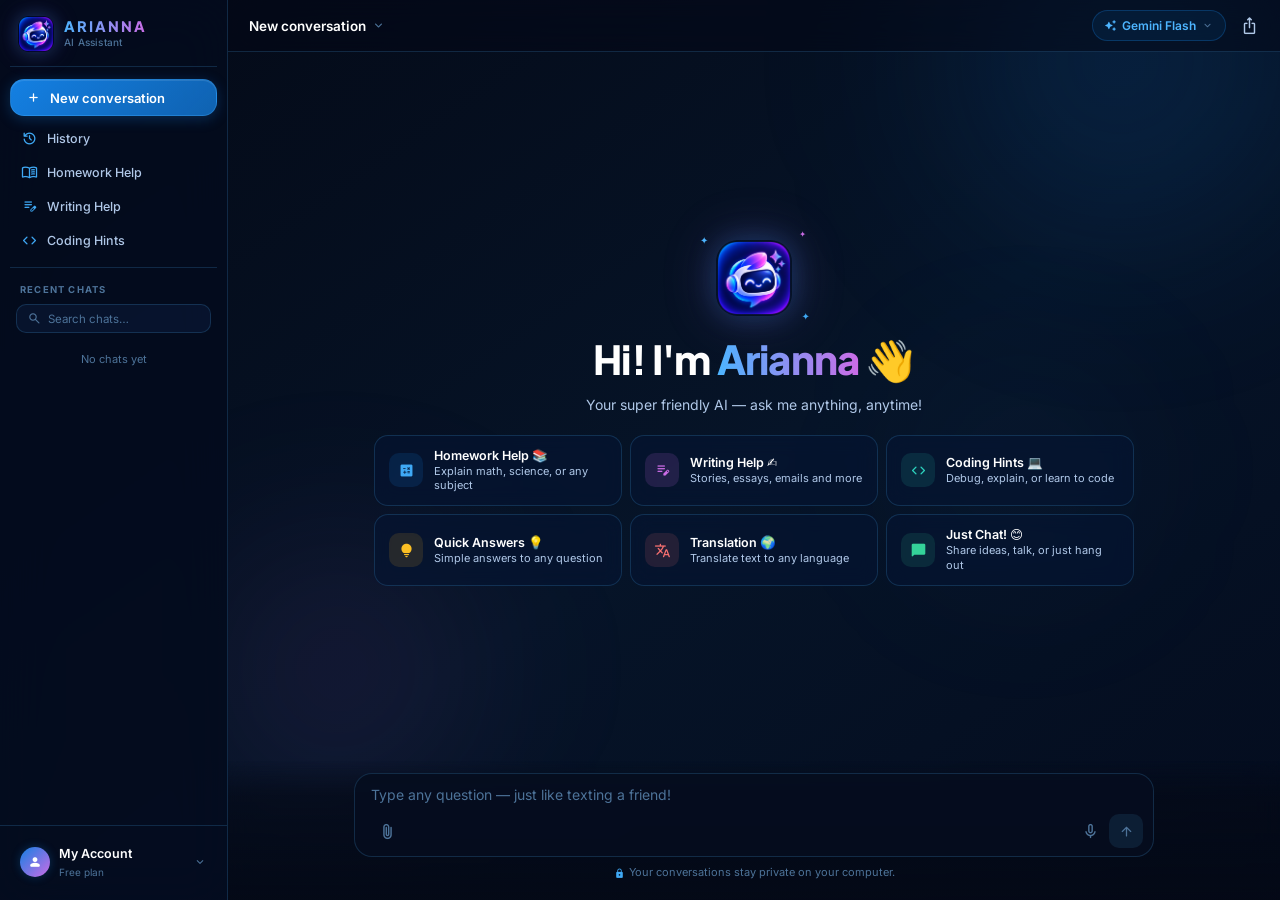
<file: frontend/index.html>
<!DOCTYPE html>
<html lang="en">

<head>
    <meta charset="UTF-8">
    <meta name="viewport" content="width=device-width, initial-scale=1.0">
    <meta name="description"
        content="Arianna AI — Your super friendly AI that answers your questions simply, privately, and instantly.">
    <title>Arianna AI</title>
    <link rel="icon" type="image/png" href="AI_logo.png">
    <link rel="preconnect" href="https://fonts.googleapis.com">
    <link rel="preconnect" href="https://fonts.gstatic.com" crossorigin>
    <link
        href="https://fonts.googleapis.com/css2?family=Inter:ital,wght@0,300;0,400;0,500;0,600;0,700;1,400&family=Plus+Jakarta+Sans:wght@400;500;600;700;800&display=swap"
        rel="stylesheet">
    <link rel="stylesheet"
        href="https://fonts.googleapis.com/css2?family=Material+Symbols+Rounded:opsz,wght,FILL,GRAD@20..48,100..700,0..1,-50..200" />
    <link rel="stylesheet" href="style.css?v=12">
</head>


<body>
    <div id="app-root">

        <!-- ====== SIDEBAR ====== -->
        <aside id="sidebar">
            <div class="sidebar-top">

                <!-- Brand -->
                <div class="sidebar-brand">
                    <div class="brand-icon-wrap">
                        <img src="AI_logo.png" alt="Arianna AI Logo" class="brand-logo-img">
                    </div>
                    <div class="brand-text-wrap">
                        <span class="brand-name">ARIANNA</span>
                        <span class="brand-tagline">AI Assistant</span>
                    </div>
                </div>

                <!-- New Chat CTA -->
                <button class="new-chat-btn" id="new-chat-btn">
                    <span class="material-symbols-rounded">add</span>
                    New conversation
                </button>

                <!-- Quick Actions -->
                <div class="sidebar-links">
                    <button class="sidebar-link" id="btn-history">
                        <span class="material-symbols-rounded">history</span>
                        History
                    </button>
                    <button class="sidebar-link" id="btn-homework">
                        <span class="material-symbols-rounded">menu_book</span>
                        Homework Help
                    </button>
                    <button class="sidebar-link" id="btn-writing">
                        <span class="material-symbols-rounded">edit_note</span>
                        Writing Help
                    </button>
                    <button class="sidebar-link" id="btn-coding">
                        <span class="material-symbols-rounded">code</span>
                        Coding Hints
                    </button>
                </div>

                <!-- Recents -->
                <div class="recents-section">
                    <div class="recents-header">
                        <span class="recents-label">Recent chats</span>
                    </div>
                    <div class="recents-search-wrap">
                        <span class="material-symbols-rounded recents-search-icon">search</span>
                        <input type="text" id="recents-search" placeholder="Search chats…" autocomplete="off">
                    </div>
                    <div id="recents-list" class="recents-list"></div>
                </div>
            </div>

            <!-- Sidebar Footer -->
            <div class="sidebar-footer">
                <div class="user-profile" id="user-profile-btn">
                    <div class="user-avatar">
                        <span class="material-symbols-rounded">person</span>
                    </div>
                    <div class="user-info">
                        <span class="user-name">My Account</span>
                        <span class="user-sub">Free plan</span>
                    </div>
                    <span class="material-symbols-rounded user-arrow">expand_more</span>
                </div>
            </div>
        </aside>

        <!-- ====== MAIN AREA ====== -->
        <div id="main-wrapper">

            <!-- Ambient background blobs -->
            <div class="ambient-blob blob-1"></div>
            <div class="ambient-blob blob-2"></div>
            <div class="ambient-blob blob-3"></div>

            <!-- Top bar -->
            <header id="topbar">
                <div class="topbar-left">
                    <button class="topbar-icon-btn" id="sidebar-toggle-mobile" aria-label="Toggle sidebar">
                        <span class="material-symbols-rounded">menu</span>
                    </button>
                    <button class="chat-title-btn" id="chat-title-btn">
                        <span id="current-chat-title">New conversation</span>
                        <span class="material-symbols-rounded title-caret">expand_more</span>
                    </button>
                    <div class="mode-badge hidden" id="mode-badge">
                        <span class="material-symbols-rounded mode-badge-icon" id="mode-badge-icon">auto_awesome</span>
                        <span class="mode-badge-text" id="mode-badge-text">General</span>
                        <button class="mode-badge-reset" id="mode-badge-reset" title="Switch to General Assistant">
                            <span class="material-symbols-rounded">close</span>
                        </button>
                    </div>
                </div>
                <div class="topbar-right">
                    <div class="model-pill" id="model-selector-btn">
                        <span class="material-symbols-rounded model-pill-icon">auto_awesome</span>
                        <span class="model-name" id="model-display">Gemini Flash</span>
                        <span class="material-symbols-rounded model-caret">expand_more</span>
                    </div>
                    <button class="topbar-icon-btn" id="share-btn" title="Share">
                        <span class="material-symbols-rounded">ios_share</span>
                    </button>
                </div>
            </header>

            <!-- Chat area -->
            <main id="chat-area">

                <!-- Welcome screen -->
                <div id="welcome-screen">
                    <div class="welcome-content">
                        <div class="welcome-hero">
                            <div class="welcome-orb-wrap">
                                <img src="AI_logo.png" alt="Arianna AI" class="welcome-logo-img">
                            </div>
                            <div class="welcome-sparkles">
                                <span class="sparkle s1">✦</span>
                                <span class="sparkle s2">✦</span>
                                <span class="sparkle s3">✦</span>
                            </div>
                        </div>
                        <h1 class="welcome-title">Hi! I'm <span class="title-gradient">Arianna</span> 👋</h1>
                        <p class="welcome-sub">Your super friendly AI — ask me anything, anytime!</p>

                        <div class="welcome-suggestions">
                            <button class="suggestion-card" data-prompt="Help me understand this math problem">
                                <span class="suggestion-card-icon icon-blue">
                                    <span class="material-symbols-rounded">calculate</span>
                                </span>
                                <div class="suggestion-card-text">
                                    <span class="suggestion-title">Homework Help 📚</span>
                                    <span class="suggestion-desc">Explain math, science, or any subject</span>
                                </div>
                            </button>
                            <button class="suggestion-card" data-prompt="Help me write a short story about">
                                <span class="suggestion-card-icon icon-purple">
                                    <span class="material-symbols-rounded">edit_note</span>
                                </span>
                                <div class="suggestion-card-text">
                                    <span class="suggestion-title">Writing Help ✍️</span>
                                    <span class="suggestion-desc">Stories, essays, emails and more</span>
                                </div>
                            </button>
                            <button class="suggestion-card" data-prompt="Review my code and help fix the bug:">
                                <span class="suggestion-card-icon icon-teal">
                                    <span class="material-symbols-rounded">code</span>
                                </span>
                                <div class="suggestion-card-text">
                                    <span class="suggestion-title">Coding Hints 💻</span>
                                    <span class="suggestion-desc">Debug, explain, or learn to code</span>
                                </div>
                            </button>
                            <button class="suggestion-card" data-prompt="Explain this in simple words:">
                                <span class="suggestion-card-icon icon-amber">
                                    <span class="material-symbols-rounded">lightbulb</span>
                                </span>
                                <div class="suggestion-card-text">
                                    <span class="suggestion-title">Quick Answers 💡</span>
                                    <span class="suggestion-desc">Simple answers to any question</span>
                                </div>
                            </button>
                            <button class="suggestion-card" data-prompt="Translate this text to Filipino:">
                                <span class="suggestion-card-icon icon-pink">
                                    <span class="material-symbols-rounded">translate</span>
                                </span>
                                <div class="suggestion-card-text">
                                    <span class="suggestion-title">Translation 🌍</span>
                                    <span class="suggestion-desc">Translate text to any language</span>
                                </div>
                            </button>
                            <button class="suggestion-card" data-prompt="Let's just have a fun conversation about">
                                <span class="suggestion-card-icon icon-green">
                                    <span class="material-symbols-rounded">chat_bubble</span>
                                </span>
                                <div class="suggestion-card-text">
                                    <span class="suggestion-title">Just Chat! 😊</span>
                                    <span class="suggestion-desc">Share ideas, talk, or just hang out</span>
                                </div>
                            </button>
                        </div>
                    </div>
                </div>

                <!-- Messages feed -->
                <div id="messages-feed" class="hidden"></div>

            </main>

            <!-- Input bar -->
            <footer id="input-bar">
                <div class="input-container">
                    <!-- Image attachment preview tray -->
                    <div id="attachment-preview-bar" class="attachment-preview-bar hidden"></div>

                    <div class="input-box" id="input-box">
                        <textarea id="user-input" placeholder="Type any question — just like texting a friend!" rows="1"
                            maxlength="10000"></textarea>
                        <div class="input-controls">
                            <input type="file" id="file-input" accept="image/png, image/jpeg, image/webp, image/gif"
                                multiple hidden>
                            <button class="input-ctrl-btn" id="attach-btn" title="Attach image (or paste Ctrl+V)">
                                <span class="material-symbols-rounded">attach_file</span>
                            </button>
                            <div class="input-right-controls">
                                <button class="input-ctrl-btn" id="voice-btn" title="Voice input (speech-to-text)">
                                    <span class="material-symbols-rounded">mic</span>
                                </button>
                                <button class="send-btn" id="send-btn" title="Send message" disabled>
                                    <span class="material-symbols-rounded">arrow_upward</span>
                                </button>
                            </div>
                        </div>
                    </div>
                    <p class="input-disclaimer">
                        <span class="material-symbols-rounded disclaimer-lock">lock</span>
                        Your conversations stay private on your computer.
                    </p>
                </div>
            </footer>

        </div><!-- end main-wrapper -->

        <!-- Model dropdown -->
        <div id="model-dropdown" class="dropdown hidden">
            <div class="dropdown-header">Choose AI Model</div>

            <!-- Active: Gemini Flash -->
            <button class="dropdown-item active" data-model="gemini-3.8-flash" data-label="Gemini Flash">
                <div class="dropdown-item-left">
                    <span class="dropdown-item-dot dot-blue"></span>
                    <div class="dropdown-item-info">
                        <span class="dropdown-item-name">Gemini Flash</span>
                        <span class="dropdown-item-desc">Fast and efficient · Powered by gemini-3.8-flash</span>
                    </div>
                </div>
                <span class="material-symbols-rounded dropdown-check">check_circle</span>
            </button>

            <!-- Disabled: Gemini Pro -->
            <div class="dropdown-item dropdown-item--disabled">
                <div class="dropdown-item-left">
                    <span class="dropdown-item-dot dot-purple"></span>
                    <div class="dropdown-item-info">
                        <span class="dropdown-item-name">Gemini Pro</span>
                        <span class="dropdown-item-desc">Advanced reasoning &amp; analysis</span>
                    </div>
                </div>
                <span class="coming-soon-badge">Coming Soon</span>
            </div>

            <!-- Disabled: Gemini Ultra -->
            <div class="dropdown-item dropdown-item--disabled">
                <div class="dropdown-item-left">
                    <span class="dropdown-item-dot dot-gold"></span>
                    <div class="dropdown-item-info">
                        <span class="dropdown-item-name">Gemini Ultra</span>
                        <span class="dropdown-item-desc">Most capable, best for complex tasks</span>
                    </div>
                </div>
                <span class="coming-soon-badge">Coming Soon</span>
            </div>

            <div class="dropdown-footer-note">
                <span class="material-symbols-rounded">info</span>
                Only Gemini Flash is available right now.
            </div>
        </div>

        <!-- Export / Share dropdown -->
        <div id="share-dropdown" class="dropdown hidden">
            <div class="dropdown-header">Export Conversation</div>
            <button class="dropdown-item" id="export-markdown-btn">
                <div class="dropdown-item-left">
                    <span class="material-symbols-rounded"
                        style="color: var(--blue-light); font-size: 20px;">description</span>
                    <div class="dropdown-item-info">
                        <span class="dropdown-item-name">Save as Markdown (.md)</span>
                        <span class="dropdown-item-desc">Formatted with headings and code blocks</span>
                    </div>
                </div>
            </button>
            <button class="dropdown-item" id="export-text-btn">
                <div class="dropdown-item-left">
                    <span class="material-symbols-rounded" style="color: var(--purple); font-size: 20px;">article</span>
                    <div class="dropdown-item-info">
                        <span class="dropdown-item-name">Save as Text (.txt)</span>
                        <span class="dropdown-item-desc">Plain text conversation transcript</span>
                    </div>
                </div>
            </button>
            <button class="dropdown-item" id="copy-chat-btn">
                <div class="dropdown-item-left">
                    <span class="material-symbols-rounded" style="color: #4ade80; font-size: 20px;">content_copy</span>
                    <div class="dropdown-item-info">
                        <span class="dropdown-item-name">Copy Transcript</span>
                        <span class="dropdown-item-desc">Copy whole chat to clipboard</span>
                    </div>
                </div>
            </button>
        </div>

    </div><!-- end app-root -->
    <script src="app.js?v=12"></script>
</body>

</html>
</file>
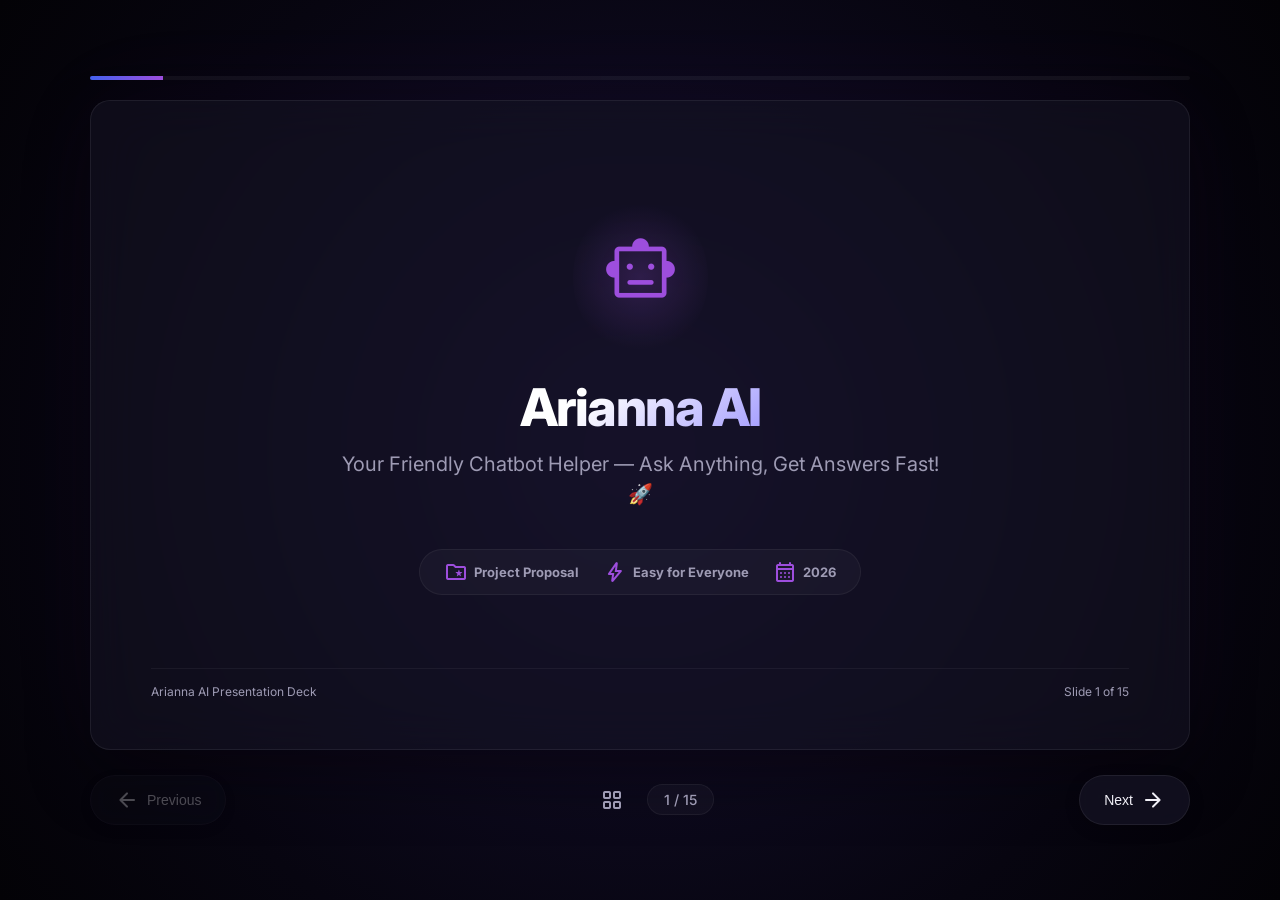
<file: frontend/presentation.html>
<!DOCTYPE html>
<html lang="en">
<head>
    <meta charset="UTF-8">
    <meta name="viewport" content="width=device-width, initial-scale=1.0">
    <title>Arianna AI - Project Proposal Slide Deck</title>
    <link rel="preconnect" href="https://fonts.googleapis.com">
    <link rel="preconnect" href="https://fonts.gstatic.com" crossorigin>
    <link href="https://fonts.googleapis.com/css2?family=Inter:wght@300;400;500;600;700;800&display=swap" rel="stylesheet">
    <link rel="stylesheet" href="https://fonts.googleapis.com/css2?family=Material+Symbols+Rounded:opsz,wght,FILL,GRAD@20..48,100..700,0..1,-50..200" />
    <style>
        :root {
            --bg-color: #080710;
            --bg-gradient: radial-gradient(circle at 50% 50%, #151030 0%, #070510 70%, #030206 100%);
            --card-bg: rgba(22, 20, 38, 0.55);
            --card-border: rgba(255, 255, 255, 0.07);
            --text-main: #f1f0f7;
            --text-muted: #9e9bb4;
            --primary: #9d4edd;
            --primary-rgb: 157, 78, 221;
            --primary-glow: rgba(157, 78, 221, 0.15);
            --secondary: #4361ee;
            --secondary-rgb: 67, 97, 238;
            --accent: #4cc9f0;
            --success: #38b000;
            --warning: #ff9f1c;
            --danger: #d90429;
            --font-family: 'Inter', system-ui, -apple-system, sans-serif;
            --slide-width: 1100px;
            --slide-height: 650px;
        }

        * { box-sizing: border-box; margin: 0; padding: 0; }

        body {
            font-family: var(--font-family);
            background-color: var(--bg-color);
            background-image: var(--bg-gradient);
            color: var(--text-main);
            height: 100vh;
            display: flex;
            flex-direction: column;
            justify-content: center;
            align-items: center;
            overflow: hidden;
            -webkit-font-smoothing: antialiased;
        }

        #presentation-wrapper {
            position: relative;
            width: var(--slide-width);
            height: var(--slide-height);
            display: flex;
            justify-content: center;
            align-items: center;
            perspective: 1500px;
        }

        .slide {
            position: absolute;
            width: 100%;
            height: 100%;
            background: var(--card-bg);
            border: 1px solid var(--card-border);
            border-radius: 20px;
            backdrop-filter: blur(25px);
            padding: 50px 60px;
            box-shadow: 0 30px 60px rgba(0,0,0,0.4), 0 0 100px rgba(var(--primary-rgb),0.05);
            opacity: 0;
            visibility: hidden;
            transform: scale(0.95) translateZ(-50px);
            transition: opacity 0.6s cubic-bezier(0.16,1,0.3,1), transform 0.6s cubic-bezier(0.16,1,0.3,1), visibility 0.6s;
            display: flex;
            flex-direction: column;
            justify-content: space-between;
        }

        .slide.active { opacity: 1; visibility: visible; transform: scale(1) translateZ(0); z-index: 10; }
        .slide.prev { transform: scale(0.95) translateX(-100px) translateZ(-50px); opacity: 0; }
        .slide.next { transform: scale(0.95) translateX(100px) translateZ(-50px); opacity: 0; }

        .slide-header {
            display: flex;
            justify-content: space-between;
            align-items: center;
            margin-bottom: 25px;
            border-bottom: 1px solid rgba(255,255,255,0.05);
            padding-bottom: 15px;
        }

        .slide-title-wrapper { display: flex; align-items: center; gap: 12px; }

        .slide-icon {
            color: var(--primary);
            font-size: 28px;
            background: rgba(var(--primary-rgb),0.1);
            padding: 8px;
            border-radius: 10px;
            display: flex; align-items: center; justify-content: center;
        }

        .slide-title {
            font-size: 32px; font-weight: 700;
            background: linear-gradient(135deg,#ffffff 0%,var(--text-muted) 100%);
            -webkit-background-clip: text; -webkit-text-fill-color: transparent;
            letter-spacing: -0.5px;
        }

        .slide-category {
            font-size: 12px; text-transform: uppercase; letter-spacing: 2px;
            color: var(--primary); font-weight: 600;
            background: rgba(var(--primary-rgb),0.1);
            padding: 4px 12px; border-radius: 20px;
            border: 1px solid rgba(var(--primary-rgb),0.2);
        }

        .slide-content { flex-grow: 1; display: flex; flex-direction: column; justify-content: center; font-size: 16px; line-height: 1.6; }

        .slide-footer {
            display: flex; justify-content: space-between; align-items: center;
            margin-top: 25px; border-top: 1px solid rgba(255,255,255,0.05);
            padding-top: 15px; font-size: 12px; color: var(--text-muted);
        }

        .slide-footer-brand { display: flex; align-items: center; gap: 6px; font-weight: 600; color: var(--text-main); }
        .slide-footer-brand span { color: var(--primary); font-size: 18px; }

        .grid-2 { display: grid; grid-template-columns: 1fr 1fr; gap: 40px; align-items: center; }
        .grid-3 { display: grid; grid-template-columns: 1fr 1fr 1fr; gap: 24px; }

        .feature-card {
            background: rgba(255,255,255,0.03);
            border: 1px solid rgba(255,255,255,0.05);
            border-radius: 14px; padding: 24px;
            transition: all 0.3s ease;
        }
        .feature-card:hover { background: rgba(255,255,255,0.06); border-color: rgba(var(--primary-rgb),0.2); transform: translateY(-5px); }
        .feature-card-icon { font-size: 32px; color: var(--primary); margin-bottom: 12px; }
        .feature-card-title { font-size: 18px; font-weight: 600; margin-bottom: 8px; color: #fff; }
        .feature-card-desc { font-size: 13px; color: var(--text-muted); line-height: 1.5; }

        ul.proposal-list { list-style: none; }
        ul.proposal-list li { position: relative; padding-left: 28px; margin-bottom: 14px; font-size: 15px; }
        ul.proposal-list li::before {
            content: "fiber_manual_record"; font-family: 'Material Symbols Rounded';
            font-size: 8px; position: absolute; left: 5px; top: 5px; color: var(--primary);
        }

        .title-slide-content { display: flex; flex-direction: column; align-items: center; justify-content: center; text-align: center; height: 100%; }

        .title-logo {
            font-size: 80px; color: var(--primary);
            background: radial-gradient(circle, rgba(var(--primary-rgb),0.2) 0%, transparent 70%);
            padding: 30px; border-radius: 50%; margin-bottom: 20px;
            animation: pulse 3s infinite ease-in-out;
        }

        .main-title {
            font-size: 52px; font-weight: 800; letter-spacing: -1.5px;
            background: linear-gradient(135deg, #ffffff 30%, #a29bfe 100%);
            -webkit-background-clip: text; -webkit-text-fill-color: transparent;
            margin-bottom: 10px;
        }

        .sub-title { font-size: 20px; color: var(--text-muted); font-weight: 400; max-width: 600px; margin-bottom: 40px; line-height: 1.5; }

        .title-meta {
            display: flex; gap: 24px; font-size: 13px;
            background: rgba(255,255,255,0.03); padding: 10px 24px;
            border-radius: 30px; border: 1px solid rgba(255,255,255,0.05);
        }

        .title-meta-item { display: flex; align-items: center; gap: 6px; color: var(--text-muted); }
        .title-meta-item span { color: var(--primary); }

        .arch-diagram {
            display: flex; justify-content: space-around; align-items: center;
            background: rgba(0,0,0,0.2); border: 1px solid rgba(255,255,255,0.03);
            border-radius: 12px; padding: 30px; margin-top: 15px;
        }

        .arch-node {
            display: flex; flex-direction: column; align-items: center;
            background: rgba(255,255,255,0.04); border: 1px solid rgba(255,255,255,0.08);
            border-radius: 12px; padding: 16px 20px; min-width: 150px; text-align: center;
            box-shadow: 0 4px 15px rgba(0,0,0,0.2);
        }

        .arch-node span.material-symbols-rounded { font-size: 32px; color: var(--primary); margin-bottom: 8px; }
        .arch-node-title { font-size: 14px; font-weight: 600; color: #fff; }
        .arch-node-desc { font-size: 11px; color: var(--text-muted); margin-top: 4px; }

        .arch-arrow { display: flex; flex-direction: column; align-items: center; color: var(--text-muted); font-size: 12px; font-weight: 500; }
        .arch-arrow span { font-size: 24px; color: var(--primary); }

        .tech-pill-grid { display: flex; flex-wrap: wrap; gap: 10px; margin-top: 10px; }
        .tech-pill {
            background: rgba(255,255,255,0.04); border: 1px solid rgba(255,255,255,0.08);
            padding: 6px 14px; border-radius: 20px; font-size: 12px; color: var(--text-main);
            display: flex; align-items: center; gap: 6px;
        }
        .tech-pill span { font-size: 16px; color: var(--primary); }

        .comparison-table { width: 100%; border-collapse: collapse; margin-top: 15px; font-size: 14px; }
        .comparison-table th { text-align: left; padding: 12px; border-bottom: 2px solid rgba(255,255,255,0.08); color: var(--text-muted); font-weight: 600; }
        .comparison-table td { padding: 12px; border-bottom: 1px solid rgba(255,255,255,0.04); color: var(--text-main); }
        .comparison-table tr:hover td { background: rgba(255,255,255,0.02); }

        .timeline-container { display: flex; justify-content: space-between; position: relative; margin-top: 30px; padding: 20px 0; }
        .timeline-line { position: absolute; top: 40px; left: 5%; width: 90%; height: 2px; background: rgba(255,255,255,0.1); z-index: 1; }
        .timeline-progress { position: absolute; top: 40px; left: 5%; width: 30%; height: 2px; background: var(--primary); z-index: 2; box-shadow: 0 0 10px var(--primary); }
        .timeline-node { display: flex; flex-direction: column; align-items: center; z-index: 3; width: 16%; text-align: center; }
        .timeline-dot { width: 20px; height: 20px; border-radius: 50%; background: #1c1930; border: 3px solid rgba(255,255,255,0.2); margin-bottom: 12px; transition: all 0.3s ease; }
        .timeline-node.completed .timeline-dot { background: var(--primary); border-color: var(--primary); box-shadow: 0 0 10px var(--primary); }
        .timeline-node.active .timeline-dot { background: #fff; border-color: var(--primary); box-shadow: 0 0 10px #fff; }
        .timeline-title { font-size: 13px; font-weight: 600; color: #fff; }
        .timeline-desc { font-size: 10px; color: var(--text-muted); margin-top: 4px; }

        #nav-controls {
            margin-top: 25px; display: flex; align-items: center;
            justify-content: space-between; width: var(--slide-width); z-index: 100;
        }

        .nav-btn {
            background: rgba(22,20,38,0.7); border: 1px solid var(--card-border);
            color: var(--text-main); padding: 12px 24px; border-radius: 30px; cursor: pointer;
            display: flex; align-items: center; gap: 8px; font-weight: 500; font-size: 14px;
            backdrop-filter: blur(10px); transition: all 0.3s ease; box-shadow: 0 4px 15px rgba(0,0,0,0.2);
        }
        .nav-btn:hover:not(:disabled) { background: rgba(var(--primary-rgb),0.2); border-color: rgba(var(--primary-rgb),0.4); transform: translateY(-2px); }
        .nav-btn:disabled { opacity: 0.3; cursor: not-allowed; }

        .nav-center { display: flex; align-items: center; gap: 15px; }

        .slide-counter {
            font-size: 14px; color: var(--text-muted); font-weight: 500;
            background: rgba(255,255,255,0.03); padding: 6px 16px;
            border-radius: 20px; border: 1px solid rgba(255,255,255,0.05);
        }

        .overview-toggle-btn {
            background: transparent; border: none; color: var(--text-muted); cursor: pointer;
            display: flex; align-items: center; justify-content: center;
            padding: 8px; border-radius: 50%; transition: all 0.3s;
        }
        .overview-toggle-btn:hover { color: #fff; background: rgba(255,255,255,0.05); }

        #progress-container { width: var(--slide-width); height: 4px; background: rgba(255,255,255,0.05); border-radius: 2px; margin-bottom: 20px; overflow: hidden; z-index: 100; }
        #progress-bar { height: 100%; width: 0%; background: linear-gradient(90deg,var(--secondary) 0%,var(--primary) 100%); transition: width 0.3s ease; }

        #overview-overlay {
            position: fixed; top: 0; left: 0; width: 100%; height: 100%;
            background: rgba(8,7,16,0.95); backdrop-filter: blur(15px);
            z-index: 1000; display: flex; flex-direction: column; padding: 40px;
            opacity: 0; visibility: hidden; transition: all 0.4s ease;
        }
        #overview-overlay.open { opacity: 1; visibility: visible; }
        .overview-header { display: flex; justify-content: space-between; align-items: center; margin-bottom: 30px; max-width: 1200px; width: 100%; margin-left: auto; margin-right: auto; }
        .overview-grid { display: grid; grid-template-columns: repeat(4,1fr); gap: 20px; overflow-y: auto; max-width: 1200px; width: 100%; margin-left: auto; margin-right: auto; padding-bottom: 40px; }
        .overview-item { background: rgba(255,255,255,0.03); border: 1px solid rgba(255,255,255,0.05); border-radius: 12px; padding: 16px; cursor: pointer; transition: all 0.3s; display: flex; flex-direction: column; gap: 8px; min-height: 100px; justify-content: space-between; }
        .overview-item:hover { background: rgba(var(--primary-rgb),0.1); border-color: var(--primary); transform: translateY(-3px); }
        .overview-item.active { background: rgba(var(--primary-rgb),0.15); border-color: var(--primary); box-shadow: 0 0 15px rgba(var(--primary-rgb),0.2); }
        .overview-item-num { font-size: 11px; color: var(--primary); font-weight: 700; }
        .overview-item-title { font-size: 14px; font-weight: 600; color: #fff; }
        .overview-item-cat { font-size: 10px; color: var(--text-muted); text-transform: uppercase; }
        .close-overview-btn { background: rgba(255,255,255,0.05); border: 1px solid rgba(255,255,255,0.1); color: #fff; padding: 10px 20px; border-radius: 20px; cursor: pointer; display: flex; align-items: center; gap: 6px; transition: 0.3s; }
        .close-overview-btn:hover { background: rgba(255,255,255,0.1); }

        .mock-chat-bubble { background: rgba(255,255,255,0.04); border: 1px solid rgba(255,255,255,0.08); border-radius: 12px; padding: 14px 18px; font-size: 13px; position: relative; margin-top: 10px; }
        .mock-chat-bubble.user { background: rgba(var(--secondary-rgb),0.15); border-color: rgba(var(--secondary-rgb),0.3); margin-left: 30px; }
        .mock-chat-bubble.ai { background: rgba(var(--primary-rgb),0.1); border-color: rgba(var(--primary-rgb),0.2); margin-right: 30px; }
        .mock-badge { font-size: 9px; padding: 2px 6px; border-radius: 10px; position: absolute; top: -8px; left: 15px; font-weight: 600; }
        .mock-badge.user { background: var(--secondary); color: #fff; }
        .mock-badge.ai { background: var(--primary); color: #fff; }

        .big-emoji { font-size: 60px; margin-bottom: 10px; }

        @keyframes pulse {
            0% { transform: scale(1); box-shadow: 0 0 0 0 rgba(var(--primary-rgb),0.4); }
            70% { transform: scale(1.05); box-shadow: 0 0 0 20px rgba(var(--primary-rgb),0); }
            100% { transform: scale(1); box-shadow: 0 0 0 0 rgba(var(--primary-rgb),0); }
        }

        @media (max-width: 1200px) {
            :root { --slide-width: 95vw; --slide-height: 80vh; }
            .slide { padding: 30px 40px; }
            .slide-title { font-size: 26px; }
            .slide-content { font-size: 14px; }
        }
    </style>
</head>
<body>

    <!-- Top progress bar -->
    <div id="progress-container"><div id="progress-bar"></div></div>

    <!-- Presentation Area -->
    <div id="presentation-wrapper">

        <!-- ==================== SLIDE 1: Title ==================== -->
        <div class="slide active" data-index="0">
            <div class="title-slide-content">
                <div class="title-logo">
                    <span class="material-symbols-rounded" style="font-size:75px">smart_toy</span>
                </div>
                <h1 class="main-title">Arianna AI</h1>
                <p class="sub-title">Your Friendly Chatbot Helper — Ask Anything, Get Answers Fast! 🚀</p>
                <div class="title-meta">
                    <div class="title-meta-item">
                        <span class="material-symbols-rounded">folder_special</span>
                        <strong>Project Proposal</strong>
                    </div>
                    <div class="title-meta-item">
                        <span class="material-symbols-rounded">bolt</span>
                        <strong>Easy for Everyone</strong>
                    </div>
                    <div class="title-meta-item">
                        <span class="material-symbols-rounded">calendar_month</span>
                        <strong>2026</strong>
                    </div>
                </div>
            </div>
            <div class="slide-footer">
                <span>Arianna AI Presentation Deck</span>
                <span>Slide 1 of 15</span>
            </div>
        </div>

        <!-- ==================== SLIDE 2: What is Arianna AI? ==================== -->
        <div class="slide" data-index="1">
            <div class="slide-header">
                <div class="slide-title-wrapper">
                    <span class="material-symbols-rounded slide-icon">help_center</span>
                    <h2 class="slide-title">What is Arianna AI?</h2>
                </div>
                <span class="slide-category">Introduction</span>
            </div>
            <div class="slide-content">
                <div class="grid-2">
                    <div style="text-align:center;">
                        <div style="font-size:90px; margin-bottom: 10px;">🤖</div>
                        <h3 style="font-size:22px; color:#fff; margin-bottom:12px;">Meet Arianna!</h3>
                        <p style="color:var(--text-muted); font-size:15px;">Arianna AI is a smart chatbot — like a super-helpful friend you can chat with on a computer anytime you need help!</p>
                    </div>
                    <div style="display:flex; flex-direction:column; gap:16px;">
                        <div class="feature-card">
                            <span class="material-symbols-rounded feature-card-icon" style="color:var(--accent)">chat</span>
                            <h3 class="feature-card-title">You Talk, She Listens</h3>
                            <p class="feature-card-desc">Just type your question like sending a text message, and Arianna replies right away!</p>
                        </div>
                        <div class="feature-card">
                            <span class="material-symbols-rounded feature-card-icon" style="color:var(--primary)">psychology</span>
                            <h3 class="feature-card-title">Powered by a Smart Brain</h3>
                            <p class="feature-card-desc">Arianna uses Google Gemini — one of the smartest AI brains in the world — to think and answer you.</p>
                        </div>
                    </div>
                </div>
            </div>
            <div class="slide-footer">
                <div class="slide-footer-brand"><span class="material-symbols-rounded">smart_toy</span> Arianna AI</div>
                <span>Slide 2 of 15</span>
            </div>
        </div>

        <!-- ==================== SLIDE 3: The Problem ==================== -->
        <div class="slide" data-index="2">
            <div class="slide-header">
                <div class="slide-title-wrapper">
                    <span class="material-symbols-rounded slide-icon">warning</span>
                    <h2 class="slide-title">The Problem We're Solving</h2>
                </div>
                <span class="slide-category">The Problem</span>
            </div>
            <div class="slide-content">
                <div class="grid-2">
                    <div>
                        <div style="font-size:70px; margin-bottom:10px;">😵</div>
                        <h3 style="font-size:20px; color:#fff; margin-bottom:12px;">Getting help can be hard!</h3>
                        <p style="color:var(--text-muted); margin-bottom:15px;">Imagine you need help with homework or a question, but your teacher is busy, and searching Google gives you 1,000 complicated pages. That's annoying! 😤</p>
                        <p style="color:var(--text-muted);">Sometimes you just want a simple, friendly answer — not a textbook!</p>
                    </div>
                    <div style="background:rgba(255,255,255,0.02); padding:25px; border-radius:12px; border:1px solid rgba(255,255,255,0.04);">
                        <h4 style="font-size:16px; color:var(--primary); margin-bottom:14px;">😩 Common Struggles</h4>
                        <ul class="proposal-list">
                            <li><strong>Too Complicated:</strong> Search engines show confusing results with big fancy words.</li>
                            <li><strong>No One to Ask:</strong> Sometimes there's nobody around to help you right now.</li>
                            <li><strong>Hard AI Tools:</strong> Other AI tools are confusing and require lots of setup.</li>
                        </ul>
                    </div>
                </div>
            </div>
            <div class="slide-footer">
                <div class="slide-footer-brand"><span class="material-symbols-rounded">smart_toy</span> Arianna AI</div>
                <span>Slide 3 of 15</span>
            </div>
        </div>

        <!-- ==================== SLIDE 4: The Solution ==================== -->
        <div class="slide" data-index="3">
            <div class="slide-header">
                <div class="slide-title-wrapper">
                    <span class="material-symbols-rounded slide-icon">task_alt</span>
                    <h2 class="slide-title">Arianna AI Is the Answer! 🎉</h2>
                </div>
                <span class="slide-category">Solution</span>
            </div>
            <div class="slide-content">
                <div class="grid-3">
                    <div class="feature-card">
                        <span class="material-symbols-rounded feature-card-icon" style="color:var(--accent)">chat_bubble</span>
                        <h3 class="feature-card-title">Just Type & Ask</h3>
                        <p class="feature-card-desc">Type any question in plain English, just like texting a friend. Arianna understands you!</p>
                    </div>
                    <div class="feature-card">
                        <span class="material-symbols-rounded feature-card-icon" style="color:var(--primary)">bolt</span>
                        <h3 class="feature-card-title">Get Fast Answers</h3>
                        <p class="feature-card-desc">Arianna replies in seconds — no waiting, no searching, no confusing links!</p>
                    </div>
                    <div class="feature-card">
                        <span class="material-symbols-rounded feature-card-icon" style="color:var(--success)">lock</span>
                        <h3 class="feature-card-title">Your Chats Stay Private</h3>
                        <p class="feature-card-desc">All your conversations are saved only on YOUR computer. Nobody else can read them!</p>
                    </div>
                </div>
            </div>
            <div class="slide-footer">
                <div class="slide-footer-brand"><span class="material-symbols-rounded">smart_toy</span> Arianna AI</div>
                <span>Slide 4 of 15</span>
            </div>
        </div>

        <!-- ==================== SLIDE 5: How It Works ==================== -->
        <div class="slide" data-index="4">
            <div class="slide-header">
                <div class="slide-title-wrapper">
                    <span class="material-symbols-rounded slide-icon">schema</span>
                    <h2 class="slide-title">How Does Arianna Work?</h2>
                </div>
                <span class="slide-category">How It Works</span>
            </div>
            <div class="slide-content">
                <p style="color:var(--text-muted); text-align:center; margin-bottom:20px;">It's as easy as 1 — 2 — 3! 😊</p>
                <div class="arch-diagram">
                    <div class="arch-node">
                        <span class="material-symbols-rounded">edit_note</span>
                        <div class="arch-node-title">Step 1: You Type</div>
                        <div class="arch-node-desc">You type a question in the chat box, like asking your friend.</div>
                    </div>
                    <div class="arch-arrow">
                        <span>arrow_forward</span>
                        Send!
                    </div>
                    <div class="arch-node">
                        <span class="material-symbols-rounded">api</span>
                        <div class="arch-node-title">Step 2: App Sends It</div>
                        <div class="arch-node-desc">The app secretly passes your question to a super smart computer in the cloud.</div>
                    </div>
                    <div class="arch-arrow">
                        <span>arrow_forward</span>
                        Reply!
                    </div>
                    <div class="arch-node">
                        <span class="material-symbols-rounded">smart_toy</span>
                        <div class="arch-node-title">Step 3: Arianna Answers</div>
                        <div class="arch-node-desc">Arianna types her answer back to you, word by word, right on screen!</div>
                    </div>
                </div>
            </div>
            <div class="slide-footer">
                <div class="slide-footer-brand"><span class="material-symbols-rounded">smart_toy</span> Arianna AI</div>
                <span>Slide 5 of 15</span>
            </div>
        </div>

        <!-- ==================== SLIDE 6: What Can Arianna Do? ==================== -->
        <div class="slide" data-index="5">
            <div class="slide-header">
                <div class="slide-title-wrapper">
                    <span class="material-symbols-rounded slide-icon">auto_awesome</span>
                    <h2 class="slide-title">What Can Arianna Help With?</h2>
                </div>
                <span class="slide-category">Features</span>
            </div>
            <div class="slide-content">
                <div class="grid-3" style="margin-top:10px;">
                    <div class="feature-card">
                        <span class="material-symbols-rounded feature-card-icon" style="color:var(--accent)">school</span>
                        <h3 class="feature-card-title">Homework Help 📚</h3>
                        <p class="feature-card-desc">Ask Arianna to explain math, history, science, or any subject you're stuck on!</p>
                    </div>
                    <div class="feature-card">
                        <span class="material-symbols-rounded feature-card-icon" style="color:var(--primary)">edit</span>
                        <h3 class="feature-card-title">Writing Help ✍️</h3>
                        <p class="feature-card-desc">Need to write a story or an email? Arianna can help you put your ideas into words!</p>
                    </div>
                    <div class="feature-card">
                        <span class="material-symbols-rounded feature-card-icon" style="color:var(--warning)">lightbulb</span>
                        <h3 class="feature-card-title">Answer Questions 💡</h3>
                        <p class="feature-card-desc">Curious about something? Ask Arianna! She can explain almost anything in simple words.</p>
                    </div>
                    <div class="feature-card">
                        <span class="material-symbols-rounded feature-card-icon" style="color:var(--success)">code</span>
                        <h3 class="feature-card-title">Coding Hints 💻</h3>
                        <p class="feature-card-desc">Learning to code? Arianna can help you fix bugs or explain how code works!</p>
                    </div>
                    <div class="feature-card">
                        <span class="material-symbols-rounded feature-card-icon" style="color:var(--danger)">translate</span>
                        <h3 class="feature-card-title">Translation 🌍</h3>
                        <p class="feature-card-desc">Need something in another language? Arianna can translate text for you!</p>
                    </div>
                    <div class="feature-card">
                        <span class="material-symbols-rounded feature-card-icon" style="color:var(--accent)">chat</span>
                        <h3 class="feature-card-title">Just Chat! 😊</h3>
                        <p class="feature-card-desc">Want to just talk and share ideas? Arianna is always here to listen and chat!</p>
                    </div>
                </div>
            </div>
            <div class="slide-footer">
                <div class="slide-footer-brand"><span class="material-symbols-rounded">smart_toy</span> Arianna AI</div>
                <span>Slide 6 of 15</span>
            </div>
        </div>

        <!-- ==================== SLIDE 7: Chat Demo ==================== -->
        <div class="slide" data-index="6">
            <div class="slide-header">
                <div class="slide-title-wrapper">
                    <span class="material-symbols-rounded slide-icon">forum</span>
                    <h2 class="slide-title">See Arianna in Action!</h2>
                </div>
                <span class="slide-category">Demo</span>
            </div>
            <div class="slide-content">
                <div class="grid-2">
                    <div>
                        <h3 style="font-size:18px; color:#fff; margin-bottom:12px;">A Real Conversation Example 💬</h3>
                        <p style="color:var(--text-muted); margin-bottom:15px;">Look how easy it is! You just type your question, and Arianna replies like a real conversation.</p>

                        <div class="mock-chat-bubble user">
                            <span class="mock-badge user">You</span>
                            What is photosynthesis? Explain it simply.
                        </div>
                        <div class="mock-chat-bubble ai">
                            <span class="mock-badge ai">Arianna</span>
                            Sure! 🌿 Photosynthesis is how plants make their own food. They use sunlight, water, and air (CO2) to create sugar for energy. It's like a plant cooking its own lunch using the sun as a stove!
                        </div>
                        <div class="mock-chat-bubble user" style="margin-top:16px;">
                            <span class="mock-badge user">You</span>
                            That's so cool! Can you give me an example?
                        </div>
                        <div class="mock-chat-bubble ai">
                            <span class="mock-badge ai">Arianna</span>
                            Of course! 🌻 A sunflower turns toward sunlight all day to soak up energy for photosynthesis — like charging a phone with solar power!
                        </div>
                    </div>
                    <div style="background:rgba(255,255,255,0.02); padding:25px; border-radius:12px; border:1px solid rgba(255,255,255,0.04);">
                        <h4 style="font-size:16px; color:var(--primary); margin-bottom:14px;">✨ Why Arianna is Awesome</h4>
                        <ul class="proposal-list" style="font-size:14px;">
                            <li>Gives <strong>simple answers</strong> — no big confusing words.</li>
                            <li>Replies <strong>instantly</strong> — no waiting like Google search.</li>
                            <li>Feels like talking to a <strong>real friend</strong> who knows a lot.</li>
                            <li>You can ask <strong>follow-up questions</strong> and she remembers the conversation!</li>
                        </ul>
                    </div>
                </div>
            </div>
            <div class="slide-footer">
                <div class="slide-footer-brand"><span class="material-symbols-rounded">smart_toy</span> Arianna AI</div>
                <span>Slide 7 of 15</span>
            </div>
        </div>

        <!-- ==================== SLIDE 8: The Tech (Kid-Friendly) ==================== -->
        <div class="slide" data-index="7">
            <div class="slide-header">
                <div class="slide-title-wrapper">
                    <span class="material-symbols-rounded slide-icon">developer_mode</span>
                    <h2 class="slide-title">The Tech Behind Arianna</h2>
                </div>
                <span class="slide-category">Tech Stuff</span>
            </div>
            <div class="slide-content">
                <p style="color:var(--text-muted); margin-bottom:20px;">Don't worry — we'll explain it like building with LEGO blocks! 🧱</p>
                <div class="grid-3">
                    <div class="feature-card">
                        <div style="font-size:40px; margin-bottom:8px;">🌐</div>
                        <h3 class="feature-card-title">The Website (Frontend)</h3>
                        <p class="feature-card-desc">The chat screen you see and click on. Built with HTML, CSS, and JavaScript — the same language that makes websites look pretty!</p>
                    </div>
                    <div class="feature-card">
                        <div style="font-size:40px; margin-bottom:8px;">⚙️</div>
                        <h3 class="feature-card-title">The Engine (Backend)</h3>
                        <p class="feature-card-desc">A hidden helper running on your computer using Python and FastAPI. It takes your message and passes it to the smart brain.</p>
                    </div>
                    <div class="feature-card">
                        <div style="font-size:40px; margin-bottom:8px;">🧠</div>
                        <h3 class="feature-card-title">The Brain (Gemini AI)</h3>
                        <p class="feature-card-desc">Google's Gemini AI is the super-smart engine that thinks and creates the answer. It's like the world's biggest library + the smartest librarian!</p>
                    </div>
                </div>
            </div>
            <div class="slide-footer">
                <div class="slide-footer-brand"><span class="material-symbols-rounded">smart_toy</span> Arianna AI</div>
                <span>Slide 8 of 15</span>
            </div>
        </div>

        <!-- ==================== SLIDE 9: Real-Time Streaming ==================== -->
        <div class="slide" data-index="8">
            <div class="slide-header">
                <div class="slide-title-wrapper">
                    <span class="material-symbols-rounded slide-icon">stream</span>
                    <h2 class="slide-title">Watch Arianna Think in Real Time! 🤔</h2>
                </div>
                <span class="slide-category">Cool Feature</span>
            </div>
            <div class="slide-content">
                <div class="grid-2">
                    <div>
                        <h3 style="font-size:18px; color:#fff; margin-bottom:12px;">Like Watching Someone Type</h3>
                        <p style="color:var(--text-muted); margin-bottom:15px;">When you ask Arianna a question, she doesn't just appear with an answer. You can actually watch the words appear on screen one by one — like magic! ✨</p>
                        <p style="color:var(--text-muted); margin-bottom:15px;">This is called <strong style="color:var(--primary);">real-time streaming</strong> — it means you never sit and stare at a blank screen waiting!</p>
                        <p style="color:var(--text-muted);">And if Arianna talks too much? Just click the red <strong style="color:var(--danger);">Stop button</strong> to make her stop immediately!</p>
                    </div>
                    <div style="background:rgba(255,255,255,0.02); padding:25px; border-radius:12px; border:1px solid rgba(255,255,255,0.04);">
                        <h4 style="font-size:14px; color:var(--primary); margin-bottom:12px;">🧠 What Arianna Thinks:</h4>
                        <div class="mock-chat-bubble ai" style="margin-top:0;">
                            <div style="font-size:12px; color:var(--text-muted); margin-bottom:6px; display:flex; align-items:center; gap:6px;">
                                <span class="material-symbols-rounded" style="font-size:16px;">psychology</span>
                                Thinking... 4 seconds
                            </div>
                            <p style="font-size:13px; color:var(--text-muted); font-style:italic;">Reading your question... searching knowledge... picking simple words... organizing answer...</p>
                        </div>
                        <div style="margin-top:16px;">
                            <h4 style="font-size:14px; color:var(--primary); margin-bottom:10px;">⚡ Then you see:</h4>
                            <div class="mock-chat-bubble ai">
                                <span class="mock-badge ai">Arianna</span>
                                Great question! Here's what you need to know...<span style="animation: blink 1s infinite; color:var(--primary);">|</span>
                            </div>
                        </div>
                    </div>
                </div>
            </div>
            <div class="slide-footer">
                <div class="slide-footer-brand"><span class="material-symbols-rounded">smart_toy</span> Arianna AI</div>
                <span>Slide 9 of 15</span>
            </div>
        </div>

        <!-- ==================== SLIDE 10: Design ==================== -->
        <div class="slide" data-index="9">
            <div class="slide-header">
                <div class="slide-title-wrapper">
                    <span class="material-symbols-rounded slide-icon">palette</span>
                    <h2 class="slide-title">It Looks Amazing Too! 🎨</h2>
                </div>
                <span class="slide-category">App Design</span>
            </div>
            <div class="slide-content">
                <div class="grid-2">
                    <div style="background:rgba(255,255,255,0.02); padding:25px; border-radius:12px; border:1px solid rgba(255,255,255,0.04);">
                        <h4 style="font-size:14px; color:var(--primary); margin-bottom:12px;">🌙 Cool Design Features</h4>
                        <ul class="proposal-list" style="font-size:14px;">
                            <li><strong>Dark Mode:</strong> Easy on the eyes, especially at night! Like watching a movie in a dark room.</li>
                            <li><strong>Glowing Buttons:</strong> Hover your mouse and they light up with a cool glow effect!</li>
                            <li><strong>Clean Fonts:</strong> Easy to read — like a modern app on your phone.</li>
                            <li><strong>Smooth Animations:</strong> Everything slides and fades smoothly — it feels premium!</li>
                        </ul>
                    </div>
                    <div>
                        <h3 style="font-size:18px; color:#fff; margin-bottom:12px;">🎨 Arianna's Color Palette</h3>
                        <p style="color:var(--text-muted); margin-bottom:15px;">Each color has a special meaning to make everything clear and beautiful:</p>
                        <div class="tech-pill-grid">
                            <div class="tech-pill"><span style="width:12px;height:12px;border-radius:50%;background:#080710;border:1px solid #fff;"></span>Dark Background</div>
                            <div class="tech-pill"><span style="width:12px;height:12px;border-radius:50%;background:#9d4edd;"></span>Magic Purple = AI</div>
                            <div class="tech-pill"><span style="width:12px;height:12px;border-radius:50%;background:#4361ee;"></span>Deep Blue = You</div>
                            <div class="tech-pill"><span style="width:12px;height:12px;border-radius:50%;background:#4cc9f0;"></span>Cyan = Info</div>
                            <div class="tech-pill"><span style="width:12px;height:12px;border-radius:50%;background:#38b000;"></span>Green = Good</div>
                            <div class="tech-pill"><span style="width:12px;height:12px;border-radius:50%;background:#d90429;"></span>Red = Stop</div>
                        </div>
                    </div>
                </div>
            </div>
            <div class="slide-footer">
                <div class="slide-footer-brand"><span class="material-symbols-rounded">smart_toy</span> Arianna AI</div>
                <span>Slide 10 of 15</span>
            </div>
        </div>

        <!-- ==================== SLIDE 11: Who Is It For? ==================== -->
        <div class="slide" data-index="10">
            <div class="slide-header">
                <div class="slide-title-wrapper">
                    <span class="material-symbols-rounded slide-icon">group</span>
                    <h2 class="slide-title">Who Is Arianna AI For?</h2>
                </div>
                <span class="slide-category">Users</span>
            </div>
            <div class="slide-content">
                <div class="grid-3" style="margin-top:10px;">
                    <div class="feature-card" style="text-align:center;">
                        <div style="font-size:50px; margin-bottom:10px;">📖</div>
                        <h3 class="feature-card-title">Students</h3>
                        <p class="feature-card-desc">Get homework help, essay writing tips, and explanations in simple language — no more hours of searching Google!</p>
                    </div>
                    <div class="feature-card" style="text-align:center;">
                        <div style="font-size:50px; margin-bottom:10px;">👩‍🏫</div>
                        <h3 class="feature-card-title">Teachers</h3>
                        <p class="feature-card-desc">Create lesson plans, quiz questions, or get help drafting parent letters — Arianna helps teachers save time too!</p>
                    </div>
                    <div class="feature-card" style="text-align:center;">
                        <div style="font-size:50px; margin-bottom:10px;">🏪</div>
                        <h3 class="feature-card-title">Small Business Owners</h3>
                        <p class="feature-card-desc">Need to write product descriptions or plan your business? Arianna helps small shop owners with everyday tasks!</p>
                    </div>
                </div>
            </div>
            <div class="slide-footer">
                <div class="slide-footer-brand"><span class="material-symbols-rounded">smart_toy</span> Arianna AI</div>
                <span>Slide 11 of 15</span>
            </div>
        </div>

        <!-- ==================== SLIDE 12: Arianna vs Others ==================== -->
        <div class="slide" data-index="11">
            <div class="slide-header">
                <div class="slide-title-wrapper">
                    <span class="material-symbols-rounded slide-icon">compare_arrows</span>
                    <h2 class="slide-title">Arianna vs. Other Chatbots</h2>
                </div>
                <span class="slide-category">Why Arianna?</span>
            </div>
            <div class="slide-content">
                <table class="comparison-table">
                    <thead>
                        <tr>
                            <th>Feature</th>
                            <th style="color:var(--danger)">❌ Hard AI Tools</th>
                            <th style="color:var(--warning)">😐 Other Chatbots</th>
                            <th style="color:var(--success)">✅ Arianna AI</th>
                        </tr>
                    </thead>
                    <tbody>
                        <tr>
                            <td style="color:#fff; font-weight:600;">Ease of Use</td>
                            <td>Lots of confusing settings to figure out.</td>
                            <td>OK but can be complicated.</td>
                            <td style="color:var(--success)">Super simple! Just type and ask! 😊</td>
                        </tr>
                        <tr>
                            <td style="color:#fff; font-weight:600;">Privacy</td>
                            <td>Your chats stored on their servers.</td>
                            <td>May use your chats for training.</td>
                            <td style="color:var(--success)">Chat stays only on YOUR computer! 🔒</td>
                        </tr>
                        <tr>
                            <td style="color:#fff; font-weight:600;">Cost</td>
                            <td>Expensive subscriptions.</td>
                            <td>Monthly fees required.</td>
                            <td style="color:var(--success)">Very affordable — use your own key! 💰</td>
                        </tr>
                        <tr>
                            <td style="color:#fff; font-weight:600;">Real-time Streaming</td>
                            <td>Shows answer only when fully done.</td>
                            <td>Sometimes streams, sometimes not.</td>
                            <td style="color:var(--success)">Always streams word-by-word! ⚡</td>
                        </tr>
                    </tbody>
                </table>
            </div>
            <div class="slide-footer">
                <div class="slide-footer-brand"><span class="material-symbols-rounded">smart_toy</span> Arianna AI</div>
                <span>Slide 12 of 15</span>
            </div>
        </div>

        <!-- ==================== SLIDE 13: Roadmap ==================== -->
        <div class="slide" data-index="12">
            <div class="slide-header">
                <div class="slide-title-wrapper">
                    <span class="material-symbols-rounded slide-icon">route</span>
                    <h2 class="slide-title">What's Coming Next? 🗺️</h2>
                </div>
                <span class="slide-category">Roadmap</span>
            </div>
            <div class="slide-content">
                <div class="grid-3" style="margin-top:15px;">
                    <div class="feature-card" style="border-top: 4px solid var(--success);">
                        <span class="material-symbols-rounded feature-card-icon" style="color:var(--success)">looks_one</span>
                        <h3 class="feature-card-title">Phase 1: Chat (Now! ✅)</h3>
                        <p class="feature-card-desc">The basic chatting with Arianna is already built! You can ask questions and get answers right now.</p>
                    </div>
                    <div class="feature-card" style="border-top: 4px solid var(--warning);">
                        <span class="material-symbols-rounded feature-card-icon" style="color:var(--warning)">looks_two</span>
                        <h3 class="feature-card-title">Phase 2: Upload Files</h3>
                        <p class="feature-card-desc">Soon you'll be able to upload PDF files and Arianna will read them and answer questions about what's inside!</p>
                    </div>
                    <div class="feature-card" style="border-top: 4px solid var(--primary);">
                        <span class="material-symbols-rounded feature-card-icon" style="color:var(--primary)">looks_3</span>
                        <h3 class="feature-card-title">Phase 3: Voice Chat</h3>
                        <p class="feature-card-desc">In the future, you'll be able to just SPEAK to Arianna and she'll reply — like a real voice assistant!</p>
                    </div>
                </div>
            </div>
            <div class="slide-footer">
                <div class="slide-footer-brand"><span class="material-symbols-rounded">smart_toy</span> Arianna AI</div>
                <span>Slide 13 of 15</span>
            </div>
        </div>

        <!-- ==================== SLIDE 14: Timeline ==================== -->
        <div class="slide" data-index="13">
            <div class="slide-header">
                <div class="slide-title-wrapper">
                    <span class="material-symbols-rounded slide-icon">schedule</span>
                    <h2 class="slide-title">Our 6-Month Plan 📅</h2>
                </div>
                <span class="slide-category">Timeline</span>
            </div>
            <div class="slide-content">
                <p style="color:var(--text-muted); text-align:center; margin-bottom:10px;">Here's a simple plan showing what we'll build and when!</p>
                <div class="timeline-container">
                    <div class="timeline-line"></div>
                    <div class="timeline-progress"></div>
                    <div class="timeline-node completed">
                        <div class="timeline-dot"></div>
                        <div class="timeline-title">Month 1</div>
                        <div class="timeline-desc">Build the chat screen</div>
                    </div>
                    <div class="timeline-node completed">
                        <div class="timeline-dot"></div>
                        <div class="timeline-title">Month 2</div>
                        <div class="timeline-desc">Connect Arianna brain</div>
                    </div>
                    <div class="timeline-node active">
                        <div class="timeline-dot"></div>
                        <div class="timeline-title">Month 3</div>
                        <div class="timeline-desc">Test & fix bugs</div>
                    </div>
                    <div class="timeline-node">
                        <div class="timeline-dot"></div>
                        <div class="timeline-title">Month 4</div>
                        <div class="timeline-desc">Add file uploads</div>
                    </div>
                    <div class="timeline-node">
                        <div class="timeline-dot"></div>
                        <div class="timeline-title">Month 5</div>
                        <div class="timeline-desc">Add voice chat</div>
                    </div>
                    <div class="timeline-node">
                        <div class="timeline-dot"></div>
                        <div class="timeline-title">Month 6</div>
                        <div class="timeline-desc">Launch to everyone! 🎉</div>
                    </div>
                </div>
            </div>
            <div class="slide-footer">
                <div class="slide-footer-brand"><span class="material-symbols-rounded">smart_toy</span> Arianna AI</div>
                <span>Slide 14 of 15</span>
            </div>
        </div>

        <!-- ==================== SLIDE 15: Conclusion ==================== -->
        <div class="slide" data-index="14">
            <div class="slide-header">
                <div class="slide-title-wrapper">
                    <span class="material-symbols-rounded slide-icon">celebration</span>
                    <h2 class="slide-title">Let's Build Arianna Together! 🚀</h2>
                </div>
                <span class="slide-category">Conclusion</span>
            </div>
            <div class="slide-content">
                <div class="grid-2">
                    <div style="text-align:center;">
                        <div style="font-size:80px; margin-bottom:15px;">🤖💜</div>
                        <h3 style="font-size:22px; color:#fff; margin-bottom:15px;">Arianna AI in One Sentence:</h3>
                        <p style="font-size:18px; color:var(--primary); font-weight:600; line-height:1.6;">"A super friendly chatbot that answers your questions simply, privately, and instantly — powered by Google Gemini!"</p>
                    </div>
                    <div style="background:rgba(255,255,255,0.02); padding:25px; border-radius:12px; border:1px solid rgba(255,255,255,0.04);">
                        <h4 style="font-size:16px; color:var(--primary); margin-bottom:16px;">🙋 Got Questions? Ask Us!</h4>
                        <ul class="proposal-list" style="font-size:14px;">
                            <li>How do we make Arianna even smarter?</li>
                            <li>What subjects should she be best at?</li>
                            <li>What new features would you love to see?</li>
                        </ul>
                        <div style="margin-top:20px; padding:16px; background:rgba(var(--primary-rgb),0.1); border-radius:10px; border: 1px solid rgba(var(--primary-rgb),0.2);">
                            <p style="font-size:13px; color:var(--text-muted);">🌐 Try it: <strong style="color:#fff;">http://localhost:8000</strong></p>
                            <p style="font-size:13px; color:var(--text-muted); margin-top:6px;">📧 Contact: <strong style="color:#fff;">support@arianna.ai</strong></p>
                        </div>
                    </div>
                </div>
            </div>
            <div class="slide-footer">
                <div class="slide-footer-brand"><span class="material-symbols-rounded">smart_toy</span> Arianna AI</div>
                <span>Slide 15 of 15</span>
            </div>
        </div>

    </div><!-- end presentation-wrapper -->

    <!-- Navigation Controls -->
    <div id="nav-controls">
        <button class="nav-btn" id="prev-btn" disabled>
            <span class="material-symbols-rounded">arrow_back</span> Previous
        </button>
        <div class="nav-center">
            <button class="overview-toggle-btn" id="overview-btn" title="Slide Overview">
                <span class="material-symbols-rounded">grid_view</span>
            </button>
            <div class="slide-counter" id="slide-counter">1 / 15</div>
        </div>
        <button class="nav-btn" id="next-btn">
            Next <span class="material-symbols-rounded">arrow_forward</span>
        </button>
    </div>

    <!-- Slide Overview Overlay -->
    <div id="overview-overlay">
        <div class="overview-header" style="max-width:1200px; width:100%; margin-left:auto; margin-right:auto;">
            <h2 style="font-size:22px; font-weight:700;">Slide Overview</h2>
            <button class="close-overview-btn" id="close-overview-btn">
                <span class="material-symbols-rounded">close</span> Close
            </button>
        </div>
        <div class="overview-grid" id="overview-grid"></div>
    </div>

    <script>
        const slides = document.querySelectorAll('.slide');
        const prevBtn = document.getElementById('prev-btn');
        const nextBtn = document.getElementById('next-btn');
        const slideCounter = document.getElementById('slide-counter');
        const progressBar = document.getElementById('progress-bar');
        const overviewBtn = document.getElementById('overview-btn');
        const overviewOverlay = document.getElementById('overview-overlay');
        const closeOverviewBtn = document.getElementById('close-overview-btn');
        const overviewGrid = document.getElementById('overview-grid');
        let current = 0;
        const total = slides.length;

        const slideMeta = [
            { title: "Title", cat: "Introduction" },
            { title: "What is Arianna AI?", cat: "Introduction" },
            { title: "The Problem", cat: "The Problem" },
            { title: "The Solution", cat: "Solution" },
            { title: "How It Works", cat: "How It Works" },
            { title: "What Can She Do?", cat: "Features" },
            { title: "See Arianna in Action", cat: "Demo" },
            { title: "The Tech Behind", cat: "Tech Stuff" },
            { title: "Real-Time Thinking", cat: "Cool Feature" },
            { title: "App Design", cat: "Design" },
            { title: "Who Is It For?", cat: "Users" },
            { title: "Arianna vs Others", cat: "Why Arianna?" },
            { title: "What's Coming Next?", cat: "Roadmap" },
            { title: "6-Month Timeline", cat: "Timeline" },
            { title: "Conclusion", cat: "Wrap Up" },
        ];

        // Build overview
        slideMeta.forEach((meta, i) => {
            const item = document.createElement('div');
            item.className = 'overview-item' + (i === 0 ? ' active' : '');
            item.innerHTML = `
                <div class="overview-item-num">Slide ${i + 1}</div>
                <div class="overview-item-title">${meta.title}</div>
                <div class="overview-item-cat">${meta.cat}</div>
            `;
            item.addEventListener('click', () => { goTo(i); closeOverview(); });
            overviewGrid.appendChild(item);
        });

        function updateUI() {
            slides.forEach((s, i) => {
                s.classList.remove('active', 'prev', 'next');
                if (i === current) s.classList.add('active');
                else if (i < current) s.classList.add('prev');
                else s.classList.add('next');
            });
            prevBtn.disabled = current === 0;
            nextBtn.disabled = current === total - 1;
            slideCounter.textContent = `${current + 1} / ${total}`;
            progressBar.style.width = `${((current + 1) / total) * 100}%`;
            document.querySelectorAll('.overview-item').forEach((item, i) => {
                item.classList.toggle('active', i === current);
            });
        }

        function goTo(index) { current = Math.max(0, Math.min(total - 1, index)); updateUI(); }
        prevBtn.addEventListener('click', () => goTo(current - 1));
        nextBtn.addEventListener('click', () => goTo(current + 1));

        function openOverview() { overviewOverlay.classList.add('open'); }
        function closeOverview() { overviewOverlay.classList.remove('open'); }
        overviewBtn.addEventListener('click', openOverview);
        closeOverviewBtn.addEventListener('click', closeOverview);
        overviewOverlay.addEventListener('click', e => { if (e.target === overviewOverlay) closeOverview(); });

        document.addEventListener('keydown', e => {
            if (overviewOverlay.classList.contains('open')) { if (e.key === 'Escape') closeOverview(); return; }
            if (e.key === 'ArrowRight' || e.key === 'ArrowDown' || e.key === ' ') { e.preventDefault(); goTo(current + 1); }
            if (e.key === 'ArrowLeft' || e.key === 'ArrowUp') { e.preventDefault(); goTo(current - 1); }
            if (e.key === 'Escape') openOverview();
        });

        updateUI();
    </script>
</body>
</html>
</file>
<file: frontend/style.css>
/* ==========================================================
   ARIANNA AI — Design System v3
   Brand palette from "Arianna AI.pptx"
   Deep navy · Electric blue · Purple · Glassmorphism
   ========================================================== */

:root {
    /* ── Brand Colors ── */
    --navy-deepest: #040916;
    --navy-deep: #03152D;
    --navy-card: #071428;
    --navy-input: #060f22;

    --blue-vivid: #1480E3;
    --blue-sky: #3FA9F5;
    --blue-light: #4DB5FF;
    --blue-glow: rgba(20, 128, 227, 0.28);
    --blue-soft: rgba(77, 181, 255, 0.10);
    --blue-border: rgba(77, 181, 255, 0.18);
    --blue-border-hi: rgba(77, 181, 255, 0.38);
    --blue-focus: rgba(20, 128, 227, 0.55);

    --purple: #CB6CE6;
    --purple-soft: rgba(203, 108, 230, 0.15);

    --text-1: #FFFFFF;
    --text-2: #B0C8E8;
    --text-3: #4D7399;

    /* ── Fonts ── */
    --font-h: 'Plus Jakarta Sans', 'Inter', system-ui, sans-serif;
    --font-b: 'Inter', system-ui, sans-serif;

    /* ── Layout ── */
    --sidebar-w: 228px;
    --topbar-h: 52px;

    /* ── Radii ── */
    --r-s: 6px;
    --r-m: 10px;
    --r-l: 14px;
    --r-xl: 18px;
    --r-2xl: 24px;
    --r-f: 9999px;
}

/* ── Reset ── */
*,
*::before,
*::after {
    box-sizing: border-box;
    margin: 0;
    padding: 0;
}

html,
body {
    height: 100%;
    overflow: hidden;
}

body {
    font-family: var(--font-b);
    font-size: 14px;
    background: var(--navy-deepest);
    color: var(--text-1);
    line-height: 1.6;
    -webkit-font-smoothing: antialiased;
    -moz-osx-font-smoothing: grayscale;
}

button {
    cursor: pointer;
    border: none;
    background: none;
    font-family: var(--font-b);
    color: inherit;
}

a {
    text-decoration: none;
    color: inherit;
}

/* ── App shell ── */
#app-root {
    display: flex;
    height: 100vh;
    overflow: hidden;
    background: linear-gradient(145deg, #040916 0%, #061428 55%, #040c1e 100%);
}

/* ════════════════════════════════════
   SIDEBAR
   ════════════════════════════════════ */
#sidebar {
    width: var(--sidebar-w);
    min-width: var(--sidebar-w);
    height: 100vh;
    display: flex;
    flex-direction: column;
    overflow: hidden;
    flex-shrink: 0;
    background: rgba(4, 12, 30, 0.82);
    border-right: 1px solid var(--blue-border);
    backdrop-filter: blur(24px);
    -webkit-backdrop-filter: blur(24px);
    transition: transform 0.28s cubic-bezier(0.4, 0, 0.2, 1);
    z-index: 100;
}

.sidebar-top {
    flex: 1;
    overflow-y: auto;
    overflow-x: hidden;
    padding: 0 10px;
    scrollbar-width: none;
    display: flex;
    flex-direction: column;
}

.sidebar-top::-webkit-scrollbar {
    display: none;
}

/* Brand */
.sidebar-brand {
    display: flex;
    align-items: center;
    gap: 10px;
    padding: 16px 8px 14px;
    border-bottom: 1px solid var(--blue-border);
    margin-bottom: 12px;
}

.brand-icon-wrap {
    position: relative;
    width: 36px;
    height: 36px;
    flex-shrink: 0;
    border-radius: 11px;
    overflow: hidden;
    box-shadow: 0 0 16px var(--blue-glow), 0 0 28px rgba(203, 108, 230, 0.18);
    transition: transform var(--tr-fast), box-shadow var(--tr-fast);
}

.brand-icon-wrap:hover {
    transform: scale(1.05);
    box-shadow: 0 0 22px rgba(20, 128, 227, 0.45), 0 0 36px rgba(203, 108, 230, 0.3);
}

.brand-logo-img {
    width: 100%;
    height: 100%;
    object-fit: cover;
    display: block;
    border-radius: 11px;
}

.brand-text-wrap {
    display: flex;
    flex-direction: column;
}

.brand-name {
    font-family: var(--font-h);
    font-size: 14.5px;
    font-weight: 800;
    letter-spacing: 2px;
    background: linear-gradient(90deg, var(--blue-light), var(--purple));
    -webkit-background-clip: text;
    -webkit-text-fill-color: transparent;
    background-clip: text;
    line-height: 1.15;
}

.brand-tagline {
    font-size: 10px;
    color: var(--text-3);
    font-weight: 500;
    letter-spacing: 0.2px;
}

/* New Chat Button */
.new-chat-btn {
    display: flex;
    align-items: center;
    gap: 8px;
    width: 100%;
    padding: 9px 14px;
    background: linear-gradient(135deg, var(--blue-vivid), rgba(20, 128, 227, 0.75));
    border: 1px solid rgba(77, 181, 255, 0.28);
    border-radius: var(--r-l);
    font-size: 13px;
    font-weight: 600;
    color: #fff;
    margin-bottom: 6px;
    transition: all 0.2s;
    box-shadow: 0 3px 14px var(--blue-glow), inset 0 1px 0 rgba(255, 255, 255, 0.1);
}

.new-chat-btn:hover {
    background: linear-gradient(135deg, var(--blue-sky), var(--blue-vivid));
    box-shadow: 0 6px 22px rgba(20, 128, 227, 0.4);
    transform: translateY(-1px);
}

.new-chat-btn .material-symbols-rounded {
    font-size: 17px;
}

/* Sidebar nav links */
.sidebar-links {
    display: flex;
    flex-direction: column;
    gap: 1px;
    margin-bottom: 10px;
    padding-bottom: 10px;
    border-bottom: 1px solid var(--blue-border);
}

.sidebar-link {
    display: flex;
    align-items: center;
    gap: 9px;
    padding: 7px 10px;
    border-radius: var(--r-m);
    font-size: 12.5px;
    font-weight: 500;
    color: var(--text-2);
    transition: all 0.14s;
    border: 1px solid transparent;
}

.sidebar-link:hover {
    background: var(--blue-soft);
    border-color: var(--blue-border);
    color: var(--text-1);
}

.sidebar-link .material-symbols-rounded {
    font-size: 17px;
    color: var(--blue-sky);
    flex-shrink: 0;
}

/* Recents */
.recents-section {
    flex: 1;
    display: flex;
    flex-direction: column;
    min-height: 0;
}

.recents-label {
    display: block;
    font-size: 9.5px;
    font-weight: 700;
    letter-spacing: 1.2px;
    text-transform: uppercase;
    color: var(--text-3);
    padding: 4px 10px 5px;
}

.recents-search-wrap {
    display: flex;
    align-items: center;
    gap: 6px;
    padding: 6px 10px;
    margin: 2px 6px 8px;
    background: rgba(14, 32, 66, 0.45);
    border: 1px solid var(--blue-border);
    border-radius: var(--r-m);
    transition: all var(--tr-fast);
}

.recents-search-wrap:focus-within {
    border-color: var(--blue-focus);
    background: rgba(14, 32, 66, 0.75);
    box-shadow: 0 0 10px rgba(20, 128, 227, 0.2);
}

.recents-search-icon {
    font-size: 15px;
    color: var(--text-3);
    flex-shrink: 0;
}

#recents-search {
    width: 100%;
    background: transparent;
    border: none;
    outline: none;
    color: var(--text-1);
    font-size: 11.5px;
    font-family: inherit;
}

#recents-search::placeholder {
    color: var(--text-3);
}

.recents-list {
    display: flex;
    flex-direction: column;
    gap: 1px;
    overflow-y: auto;
    flex: 1;
    scrollbar-width: thin;
    scrollbar-color: rgba(77, 181, 255, 0.08) transparent;
}

.recent-item {
    padding: 6px 10px;
    border-radius: var(--r-m);
    font-size: 12px;
    color: var(--text-2);
    cursor: pointer;
    transition: all 0.12s;
    display: flex;
    align-items: center;
    justify-content: space-between;
    gap: 6px;
    text-align: left;
    border: 1px solid transparent;
}

.recent-item-title {
    white-space: nowrap;
    overflow: hidden;
    text-overflow: ellipsis;
    flex: 1;
}

.recent-item-del {
    display: none;
    align-items: center;
    justify-content: center;
    background: none;
    border: none;
    color: var(--text-3);
    cursor: pointer;
    padding: 2px;
    border-radius: 4px;
    transition: color var(--tr-fast);
    flex-shrink: 0;
}

.recent-item:hover .recent-item-del {
    display: flex;
}

.recent-item-del:hover {
    color: #f87171;
}

.recent-item-del .material-symbols-rounded {
    font-size: 14px;
}

.recent-item:hover {
    background: var(--blue-soft);
    border-color: var(--blue-border);
    color: var(--text-1);
}

.recent-item.active {
    background: rgba(20, 128, 227, 0.12);
    border-color: rgba(20, 128, 227, 0.28);
    color: var(--blue-light);
}

/* Footer */
.sidebar-footer {
    padding: 10px 10px 12px;
    border-top: 1px solid var(--blue-border);
    flex-shrink: 0;
}

.user-profile {
    display: flex;
    align-items: center;
    gap: 9px;
    padding: 7px 9px;
    border-radius: var(--r-l);
    cursor: pointer;
    transition: all 0.14s;
    border: 1px solid transparent;
}

.user-profile:hover {
    background: var(--blue-soft);
    border-color: var(--blue-border);
}

.user-avatar {
    width: 30px;
    height: 30px;
    border-radius: 50%;
    background: linear-gradient(135deg, var(--blue-vivid), var(--purple));
    display: flex;
    align-items: center;
    justify-content: center;
    flex-shrink: 0;
    box-shadow: 0 0 10px var(--blue-glow);
}

.user-avatar .material-symbols-rounded {
    font-size: 16px;
    color: #fff;
    font-variation-settings: 'FILL' 1;
}

.user-info {
    flex: 1;
    min-width: 0;
}

.user-name {
    font-size: 12.5px;
    font-weight: 600;
    color: var(--text-1);
    display: block;
}

.user-sub {
    font-size: 10px;
    color: var(--text-3);
    display: block;
}

.user-arrow {
    font-size: 14px;
    color: var(--text-3);
}

/* ════════════════════════════════════
   MAIN WRAPPER
   ════════════════════════════════════ */
#main-wrapper {
    flex: 1;
    min-width: 0;
    display: flex;
    flex-direction: column;
    height: 100vh;
    overflow: hidden;
    position: relative;
}

/* Ambient blobs */
.ambient-blob {
    position: absolute;
    border-radius: 50%;
    filter: blur(90px);
    pointer-events: none;
    z-index: 0;
    will-change: transform;
}

.blob-1 {
    width: 480px;
    height: 480px;
    background: radial-gradient(circle, rgba(20, 128, 227, 0.22), transparent 70%);
    top: -180px;
    right: -80px;
    animation: blobDrift 9s ease-in-out infinite;
}

.blob-2 {
    width: 340px;
    height: 340px;
    background: radial-gradient(circle, rgba(203, 108, 230, 0.16), transparent 70%);
    bottom: 60px;
    left: -60px;
    animation: blobDrift 11s ease-in-out infinite reverse;
}

.blob-3 {
    width: 260px;
    height: 260px;
    background: radial-gradient(circle, rgba(77, 181, 255, 0.1), transparent 70%);
    top: 38%;
    right: 12%;
    animation: blobDrift 14s ease-in-out infinite 4s;
}

@keyframes blobDrift {

    0%,
    100% {
        transform: translateY(0) scale(1);
    }

    40% {
        transform: translateY(-28px) scale(1.06);
    }

    70% {
        transform: translateY(18px) scale(0.96);
    }
}

/* ════════════════════════════════════
   TOPBAR
   ════════════════════════════════════ */
#topbar {
    height: var(--topbar-h);
    display: flex;
    align-items: center;
    justify-content: space-between;
    padding: 0 14px 0 12px;
    border-bottom: 1px solid var(--blue-border);
    flex-shrink: 0;
    position: relative;
    z-index: 10;
    background: rgba(4, 9, 22, 0.55);
    backdrop-filter: blur(18px);
}

.topbar-left {
    display: flex;
    align-items: center;
    gap: 8px;
}

.topbar-right {
    display: flex;
    align-items: center;
    gap: 6px;
}

/* Persona / Mode Badge */
.mode-badge {
    display: inline-flex;
    align-items: center;
    gap: 5px;
    padding: 3px 10px;
    background: rgba(20, 128, 227, 0.14);
    border: 1px solid rgba(77, 181, 255, 0.32);
    border-radius: var(--r-full);
    font-size: 11.5px;
    font-weight: 500;
    color: var(--blue-light);
    margin-left: 4px;
    box-shadow: 0 0 10px rgba(20, 128, 227, 0.15);
    animation: fadeIn var(--tr-fast) ease;
}

.mode-badge-icon {
    font-size: 14px;
    color: var(--blue-sky);
}

.mode-badge-reset {
    background: none;
    border: none;
    color: var(--text-3);
    cursor: pointer;
    display: flex;
    align-items: center;
    justify-content: center;
    padding: 0;
    margin-left: 2px;
    border-radius: 50%;
    transition: color var(--tr-fast);
}

.mode-badge-reset:hover {
    color: #fca5a5;
}

.mode-badge-reset .material-symbols-rounded {
    font-size: 13px;
}

.topbar-icon-btn {
    width: 34px;
    height: 34px;
    display: flex;
    align-items: center;
    justify-content: center;
    border-radius: var(--r-m);
    color: var(--text-2);
    transition: all 0.14s;
    border: 1px solid transparent;
}

.topbar-icon-btn:hover {
    background: var(--blue-soft);
    border-color: var(--blue-border);
    color: var(--blue-light);
}

.topbar-icon-btn .material-symbols-rounded {
    font-size: 19px;
}

#sidebar-toggle-mobile {
    display: none;
}

.chat-title-btn {
    display: flex;
    align-items: center;
    gap: 5px;
    padding: 5px 9px;
    border-radius: var(--r-m);
    font-size: 13.5px;
    font-weight: 600;
    color: var(--text-1);
    transition: background 0.14s;
}

.chat-title-btn:hover {
    background: var(--blue-soft);
}

.title-caret {
    font-size: 15px;
    color: var(--text-3);
}

/* Model pill */
.model-pill {
    display: flex;
    align-items: center;
    gap: 5px;
    padding: 5px 11px;
    background: rgba(20, 128, 227, 0.09);
    border: 1px solid rgba(20, 128, 227, 0.28);
    border-radius: var(--r-f);
    cursor: pointer;
    transition: all 0.18s;
}

.model-pill:hover {
    background: rgba(20, 128, 227, 0.18);
    border-color: rgba(77, 181, 255, 0.45);
    box-shadow: 0 0 14px var(--blue-glow);
}

.model-pill-icon {
    font-size: 13px;
    color: var(--blue-light);
    font-variation-settings: 'FILL' 1;
}

.model-pill .model-name {
    font-size: 12px;
    font-weight: 600;
    color: var(--blue-light);
}

.model-caret {
    font-size: 13px;
    color: var(--text-3);
}

/* ════════════════════════════════════
   CHAT AREA
   ════════════════════════════════════ */
#chat-area {
    flex: 1;
    min-height: 0;
    overflow-y: auto;
    overflow-x: hidden;
    position: relative;
    z-index: 1;
    scrollbar-width: thin;
    scrollbar-color: rgba(77, 181, 255, 0.10) transparent;
    display: flex;
    flex-direction: column;
}

/* ════════════════════════════════════
   WELCOME SCREEN
   ════════════════════════════════════ */
#welcome-screen {
    flex: 1;
    display: flex;
    align-items: center;
    justify-content: center;
    padding: 28px 28px 16px;
    overflow-y: auto;
}

.welcome-content {
    display: flex;
    flex-direction: column;
    align-items: center;
    gap: 16px;
    max-width: 760px;
    width: 100%;
    text-align: center;
}

/* Hero orb */
.welcome-hero {
    position: relative;
    display: flex;
    align-items: center;
    justify-content: center;
    margin-bottom: 4px;
}

.welcome-orb-wrap {
    position: relative;
    width: 76px;
    height: 76px;
    border-radius: 22px;
    box-shadow: 0 0 28px var(--blue-glow), 0 0 55px rgba(203, 108, 230, 0.22);
    animation: logoFloat 4s ease-in-out infinite;
    flex-shrink: 0;
}

.welcome-logo-img {
    width: 100%;
    height: 100%;
    object-fit: cover;
    display: block;
    border-radius: 22px;
}

@keyframes logoFloat {

    0%,
    100% {
        transform: translateY(0px);
        box-shadow: 0 0 28px var(--blue-glow), 0 0 55px rgba(203, 108, 230, 0.22);
    }

    50% {
        transform: translateY(-5px);
        box-shadow: 0 10px 36px rgba(20, 128, 227, 0.5), 0 0 70px rgba(203, 108, 230, 0.35);
    }
}

.welcome-sparkles {
    position: absolute;
    inset: -12px;
    pointer-events: none;
}

.sparkle {
    position: absolute;
    color: var(--blue-light);
    font-size: 10px;
    font-style: normal;
    animation: sparklePulse 2.8s ease-in-out infinite;
}

.s1 {
    top: 4px;
    left: -4px;
    animation-delay: 0s;
    color: var(--blue-light);
}

.s2 {
    top: 0px;
    right: -2px;
    animation-delay: 0.9s;
    color: var(--purple);
    font-size: 8px;
}

.s3 {
    bottom: 4px;
    right: -6px;
    animation-delay: 1.8s;
    color: var(--blue-sky);
}

@keyframes sparklePulse {

    0%,
    100% {
        opacity: 0.2;
        transform: scale(0.7);
    }

    50% {
        opacity: 1;
        transform: scale(1.4);
    }
}

.welcome-title {
    font-family: var(--font-h);
    font-size: clamp(1.7rem, 3.2vw, 2.5rem);
    font-weight: 800;
    letter-spacing: -0.8px;
    color: var(--text-1);
    line-height: 1.15;
}

.title-gradient {
    background: linear-gradient(90deg, var(--blue-light), var(--purple));
    -webkit-background-clip: text;
    -webkit-text-fill-color: transparent;
    background-clip: text;
}

.welcome-sub {
    font-size: 14px;
    color: var(--text-2);
    max-width: 360px;
    line-height: 1.5;
    margin-top: -4px;
}

/* Suggestion cards — 3 columns */
.welcome-suggestions {
    display: grid;
    grid-template-columns: repeat(3, 1fr);
    gap: 8px;
    width: 100%;
    margin-top: 4px;
}

.suggestion-card {
    display: flex;
    align-items: center;
    gap: 11px;
    padding: 12px 14px;
    background: rgba(6, 20, 50, 0.65);
    border: 1px solid var(--blue-border);
    border-radius: var(--r-l);
    text-align: left;
    cursor: pointer;
    transition: all 0.2s ease;
    backdrop-filter: blur(10px);
    position: relative;
    overflow: hidden;
}

.suggestion-card::before {
    content: '';
    position: absolute;
    inset: 0;
    background: linear-gradient(135deg, rgba(20, 128, 227, 0.06), transparent 60%);
    opacity: 0;
    transition: opacity 0.2s;
}

.suggestion-card:hover::before {
    opacity: 1;
}

.suggestion-card:hover {
    border-color: var(--blue-border-hi);
    transform: translateY(-2px);
    box-shadow: 0 8px 24px rgba(20, 128, 227, 0.15), 0 0 0 1px rgba(77, 181, 255, 0.12);
}

.suggestion-card-icon {
    width: 34px;
    height: 34px;
    border-radius: var(--r-m);
    display: flex;
    align-items: center;
    justify-content: center;
    flex-shrink: 0;
}

.suggestion-card-icon .material-symbols-rounded {
    font-size: 17px;
    font-variation-settings: 'FILL' 1;
}

.icon-blue {
    background: rgba(20, 128, 227, 0.14);
    color: var(--blue-sky);
}

.icon-purple {
    background: rgba(203, 108, 230, 0.14);
    color: var(--purple);
}

.icon-teal {
    background: rgba(45, 212, 191, 0.12);
    color: #2dd4bf;
}

.icon-amber {
    background: rgba(251, 191, 36, 0.12);
    color: #fbbf24;
}

.icon-pink {
    background: rgba(248, 113, 113, 0.12);
    color: #f87171;
}

.icon-green {
    background: rgba(52, 211, 153, 0.12);
    color: #34d399;
}

.suggestion-card-text {
    display: flex;
    flex-direction: column;
    gap: 1px;
    min-width: 0;
}

.suggestion-title {
    font-size: 12.5px;
    font-weight: 600;
    color: var(--text-1);
    white-space: nowrap;
    overflow: hidden;
    text-overflow: ellipsis;
}

.suggestion-desc {
    font-size: 11px;
    color: var(--text-2);
    line-height: 1.35;
}

/* ════════════════════════════════════
   MESSAGES FEED
   ════════════════════════════════════ */
#messages-feed {
    flex: 1;
    padding: 24px 0 32px;
    display: flex;
    flex-direction: column;
}

.msg-row {
    display: flex;
    width: 100%;
    padding: 4px 0;
    animation: msgSlide 0.22s ease forwards;
}

@keyframes msgSlide {
    from {
        opacity: 0;
        transform: translateY(7px);
    }

    to {
        opacity: 1;
        transform: translateY(0);
    }
}

.msg-row.user {
    justify-content: flex-end;
    padding-right: 24px;
    padding-left: 80px;
}

.msg-row.ai {
    justify-content: flex-start;
    padding-left: 24px;
    padding-right: 80px;
}

/* AI avatar */
.msg-avatar {
    width: 32px;
    height: 32px;
    border-radius: 10px;
    display: flex;
    align-items: center;
    justify-content: center;
    flex-shrink: 0;
    margin-right: 10px;
    margin-top: 4px;
    box-shadow: 0 0 12px var(--blue-glow);
    overflow: hidden;
    background: transparent;
}

.msg-avatar-img {
    width: 100%;
    height: 100%;
    object-fit: cover;
    display: block;
    border-radius: 10px;
}

.msg-row.user .msg-avatar {
    display: none;
}

.msg-bubble {
    max-width: 580px;
    position: relative;
}

/* Message attachments */
.msg-attachment-grid {
    display: flex;
    flex-wrap: wrap;
    gap: 8px;
    margin-bottom: 8px;
}

.msg-attachment-img {
    max-width: 220px;
    max-height: 180px;
    border-radius: var(--r-m);
    object-fit: cover;
    border: 1px solid rgba(255, 255, 255, 0.18);
    box-shadow: 0 4px 16px rgba(0, 0, 0, 0.35);
    cursor: pointer;
    transition: transform var(--tr-fast);
    display: block;
}

.msg-attachment-img:hover {
    transform: scale(1.02);
}

/* User bubble */
.msg-row.user .msg-bubble {
    background: linear-gradient(135deg, rgba(20, 128, 227, 0.22), rgba(77, 181, 255, 0.12));
    border: 1px solid rgba(77, 181, 255, 0.22);
    border-radius: var(--r-xl) var(--r-xl) 4px var(--r-xl);
    padding: 11px 16px;
    font-size: 14px;
    color: var(--text-1);
    line-height: 1.6;
    box-shadow: 0 3px 12px rgba(20, 128, 227, 0.08);
}

/* AI bubble */
.msg-row.ai .msg-bubble {
    background: transparent;
    padding: 2px 0 14px;
    font-size: 14px;
    color: var(--text-1);
    line-height: 1.75;
    max-width: 700px;
}

/* ════════════════════════════════════
   AI THINKING & LOADING INDICATOR
   ════════════════════════════════════ */
.ai-thinking-loader {
    display: inline-flex;
    align-items: center;
    gap: 9px;
    padding: 6px 14px 6px 7px;
    background: rgba(8, 20, 48, 0.72);
    border: 1px solid rgba(77, 181, 255, 0.24);
    border-radius: var(--r-f);
    backdrop-filter: blur(12px);
    -webkit-backdrop-filter: blur(12px);
    box-shadow: 0 4px 16px rgba(0, 0, 0, 0.25), 0 0 16px rgba(20, 128, 227, 0.16);
    margin: 4px 0 10px;
    user-select: none;
    animation: thinkingFadeIn 0.25s ease-out;
    transition: opacity 0.2s ease, transform 0.2s ease;
    cursor: default;
}

.ai-thinking-loader:hover {
    border-color: rgba(77, 181, 255, 0.45);
    box-shadow: 0 4px 20px rgba(20, 128, 227, 0.28);
}

@keyframes thinkingFadeIn {
    from {
        opacity: 0;
        transform: translateY(4px) scale(0.97);
    }
    to {
        opacity: 1;
        transform: translateY(0) scale(1);
    }
}

.thinking-icon-orb {
    position: relative;
    width: 26px;
    height: 26px;
    border-radius: 50%;
    background: linear-gradient(135deg, rgba(20, 128, 227, 0.4), rgba(203, 108, 230, 0.35));
    border: 1px solid rgba(77, 181, 255, 0.45);
    display: flex;
    align-items: center;
    justify-content: center;
    flex-shrink: 0;
    box-shadow: 0 0 10px rgba(20, 128, 227, 0.45);
}

.thinking-icon {
    font-size: 15px !important;
    color: var(--blue-light);
    font-variation-settings: 'FILL' 1;
    animation: brainSpinPulse 2.8s ease-in-out infinite;
}

@keyframes brainSpinPulse {
    0%, 100% {
        transform: scale(1);
        color: var(--blue-light);
        filter: drop-shadow(0 0 2px rgba(77, 181, 255, 0.6));
    }
    50% {
        transform: scale(1.15);
        color: var(--purple);
        filter: drop-shadow(0 0 8px rgba(203, 108, 230, 0.85));
    }
}

.thinking-glow-ring {
    position: absolute;
    inset: -3px;
    border-radius: 50%;
    border: 1.5px solid rgba(77, 181, 255, 0.45);
    animation: ringPulse 2.2s cubic-bezier(0.2, 0.8, 0.2, 1) infinite;
    pointer-events: none;
}

@keyframes ringPulse {
    0% {
        transform: scale(0.9);
        opacity: 0.85;
    }
    70% {
        transform: scale(1.4);
        opacity: 0;
    }
    100% {
        transform: scale(1.45);
        opacity: 0;
    }
}

.thinking-content {
    display: flex;
    align-items: center;
    gap: 7px;
}

.thinking-text {
    font-size: 12px;
    font-weight: 500;
    color: var(--text-2);
    letter-spacing: -0.01em;
}

.thinking-dots {
    display: flex;
    align-items: center;
    gap: 3.5px;
}

.thinking-dot {
    width: 4px;
    height: 4px;
    border-radius: 50%;
    background: var(--blue-sky);
    box-shadow: 0 0 6px var(--blue-sky);
    animation: thinkingDotWave 1.4s ease-in-out infinite;
}

.thinking-dot:nth-child(2) {
    animation-delay: 0.2s;
    background: var(--blue-light);
    box-shadow: 0 0 6px var(--blue-light);
}

.thinking-dot:nth-child(3) {
    animation-delay: 0.4s;
    background: var(--purple);
    box-shadow: 0 0 6px var(--purple);
}

@keyframes thinkingDotWave {
    0%, 60%, 100% {
        transform: translateY(0);
        opacity: 0.35;
    }
    30% {
        transform: translateY(-4px);
        opacity: 1;
    }
}

/* Exclude static thought label completely */
.thought-label {
    display: none !important;
}

/* AI content */
.ai-content p {
    margin-bottom: 11px;
}

.ai-content p:last-child {
    margin-bottom: 0;
}

.ai-content strong {
    color: var(--blue-light);
    font-weight: 600;
}

.ai-content pre {
    background: rgba(4, 12, 30, 0.9);
    border: 1px solid var(--blue-border);
    border-radius: var(--r-m);
    padding: 13px;
    margin: 10px 0;
    overflow-x: auto;
    font-size: 12.5px;
}

.ai-content code {
    font-family: 'Fira Code', 'Courier New', monospace;
    font-size: 12.5px;
    background: rgba(20, 128, 227, 0.1);
    padding: 1px 6px;
    border-radius: 5px;
    color: var(--blue-light);
    border: 1px solid rgba(20, 128, 227, 0.18);
}

.ai-content pre code {
    background: transparent;
    padding: 0;
    border: none;
}

.ai-content ul,
.ai-content ol {
    margin: 7px 0 7px 18px;
}

.ai-content li {
    margin-bottom: 4px;
}

/* Action buttons */
.msg-actions {
    display: flex;
    align-items: center;
    gap: 1px;
    margin-top: 6px;
    opacity: 0;
    transition: opacity 0.15s;
}

.msg-row.ai:hover .msg-actions {
    opacity: 1;
}

.msg-action-btn {
    width: 26px;
    height: 26px;
    display: flex;
    align-items: center;
    justify-content: center;
    border-radius: var(--r-s);
    color: var(--text-3);
    transition: all 0.13s;
}

.msg-action-btn:hover {
    background: var(--blue-soft);
    color: var(--blue-light);
}

.msg-action-btn .material-symbols-rounded {
    font-size: 14px;
}

/* Typing dots */
.typing-indicator {
    display: flex;
    gap: 5px;
    align-items: center;
    padding: 4px 0;
}

.typing-dot {
    width: 6px;
    height: 6px;
    border-radius: 50%;
    background: var(--blue-sky);
    animation: typeBounce 1.1s ease-in-out infinite;
    box-shadow: 0 0 5px var(--blue-glow);
}

.typing-dot:nth-child(2) {
    animation-delay: 0.18s;
    background: var(--purple);
}

.typing-dot:nth-child(3) {
    animation-delay: 0.36s;
}

@keyframes typeBounce {

    0%,
    60%,
    100% {
        transform: translateY(0);
        opacity: 0.4;
    }

    30% {
        transform: translateY(-7px);
        opacity: 1;
    }
}

/* Error */
.error-msg {
    display: flex;
    align-items: flex-start;
    gap: 8px;
    font-size: 13px;
    color: #fca5a5;
    padding: 10px 14px;
    background: rgba(239, 68, 68, 0.07);
    border: 1px solid rgba(239, 68, 68, 0.18);
    border-radius: var(--r-m);
    margin-top: 4px;
    line-height: 1.5;
}

.error-msg .material-symbols-rounded {
    font-size: 15px;
    flex-shrink: 0;
    margin-top: 1px;
}

/* Enhanced Error Card */
.error-card {
    display: flex;
    flex-direction: column;
    gap: 12px;
    padding: 14px 16px;
    background: rgba(239, 68, 68, 0.08);
    border: 1px solid rgba(239, 68, 68, 0.25);
    border-radius: var(--r-l);
    margin-top: 6px;
    backdrop-filter: blur(10px);
    max-width: 540px;
    animation: fadeIn var(--tr-fast) ease-out;
}

.error-card-top {
    display: flex;
    align-items: flex-start;
    gap: 12px;
}

.error-card-icon {
    font-size: 22px;
    color: #f87171;
    flex-shrink: 0;
    margin-top: 1px;
}

.error-card-body {
    display: flex;
    flex-direction: column;
    gap: 3px;
}

.error-card-title {
    font-size: 13.5px;
    font-weight: 600;
    color: #fca5a5;
    letter-spacing: -0.2px;
}

.error-card-desc {
    font-size: 12.5px;
    color: rgba(254, 202, 202, 0.85);
    line-height: 1.5;
    margin: 0;
}

.error-card-actions {
    display: flex;
    align-items: center;
    padding-left: 34px;
}

.retry-btn {
    display: inline-flex;
    align-items: center;
    gap: 6px;
    padding: 6px 14px;
    border-radius: var(--r-full);
    border: 1px solid rgba(248, 113, 113, 0.4);
    background: rgba(239, 68, 68, 0.16);
    color: #fff;
    font-size: 12.5px;
    font-weight: 500;
    cursor: pointer;
    transition: all var(--tr-fast);
}

.retry-btn:hover {
    background: rgba(239, 68, 68, 0.3);
    border-color: rgba(248, 113, 113, 0.7);
    transform: translateY(-1px);
    box-shadow: 0 4px 12px rgba(239, 68, 68, 0.25);
}

.retry-btn .material-symbols-rounded {
    font-size: 15px;
    transition: transform 0.4s ease;
}

.retry-btn:hover .material-symbols-rounded {
    transform: rotate(180deg);
}

/* ════════════════════════════════════
   INPUT BAR  ← cleaned up significantly
   ════════════════════════════════════ */
#input-bar {
    flex-shrink: 0;
    padding: 12px 20px 18px;
    position: relative;
    z-index: 10;
    background: linear-gradient(180deg, rgba(4, 9, 22, 0) 0%, rgba(4, 9, 22, 0.65) 25%, rgba(4, 9, 22, 0.94) 100%);
    backdrop-filter: blur(14px);
    -webkit-backdrop-filter: blur(14px);
    border-top: none;
}

.input-container {
    max-width: 800px;
    margin: 0 auto;
    display: flex;
    flex-direction: column;
    gap: 7px;
}

/* Image attachment tray */
.attachment-preview-bar {
    display: flex;
    align-items: center;
    gap: 8px;
    padding: 4px 4px 2px;
    overflow-x: auto;
    scrollbar-width: none;
}

.attachment-preview-bar::-webkit-scrollbar {
    display: none;
}

.attachment-thumb-card {
    position: relative;
    width: 56px;
    height: 56px;
    border-radius: var(--r-m);
    overflow: hidden;
    border: 1px solid var(--blue-border-hi);
    box-shadow: 0 4px 12px rgba(0, 0, 0, 0.35);
    flex-shrink: 0;
    animation: fadeIn var(--tr-fast) ease-out;
}

.attachment-thumb-card img {
    width: 100%;
    height: 100%;
    object-fit: cover;
    display: block;
}

.attachment-remove-btn {
    position: absolute;
    top: 2px;
    right: 2px;
    width: 17px;
    height: 17px;
    border-radius: 50%;
    background: rgba(0, 0, 0, 0.7);
    border: none;
    color: #fff;
    cursor: pointer;
    display: flex;
    align-items: center;
    justify-content: center;
    backdrop-filter: blur(4px);
    transition: background var(--tr-fast);
}

.attachment-remove-btn:hover {
    background: rgba(239, 68, 68, 0.9);
}

.attachment-remove-btn .material-symbols-rounded {
    font-size: 12px;
}

/* The box that wraps textarea + controls */
.input-box {
    background: rgba(6, 14, 32, 0.9);
    border: 1px solid var(--blue-border);
    border-radius: var(--r-xl);
    padding: 10px 10px 8px 16px;
    display: flex;
    flex-direction: column;
    gap: 8px;
    transition: border-color 0.2s, box-shadow 0.2s;
}

.input-box:focus-within {
    border-color: var(--blue-focus);
    box-shadow: 0 0 0 3px rgba(20, 128, 227, 0.12), 0 0 26px rgba(20, 128, 227, 0.08);
}

#user-input {
    width: 100%;
    background: transparent;
    border: none;
    outline: none;
    resize: none;
    font-family: var(--font-b);
    font-size: 14px;
    color: var(--text-1);
    line-height: 1.55;
    min-height: 22px;
    max-height: 180px;
    overflow-y: auto;
    scrollbar-width: thin;
}

#user-input::placeholder {
    color: var(--text-3);
}

.input-controls {
    display: flex;
    align-items: center;
    justify-content: space-between;
}

.input-right-controls {
    display: flex;
    align-items: center;
    gap: 3px;
}

.input-ctrl-btn {
    width: 32px;
    height: 32px;
    display: flex;
    align-items: center;
    justify-content: center;
    border-radius: var(--r-m);
    color: var(--text-3);
    transition: all 0.14s;
}

.input-ctrl-btn:hover {
    background: var(--blue-soft);
    color: var(--blue-light);
}

.input-ctrl-btn .material-symbols-rounded {
    font-size: 19px;
}

#voice-btn.recording {
    color: #f87171 !important;
    background: rgba(239, 68, 68, 0.18) !important;
    border: 1px solid rgba(239, 68, 68, 0.4) !important;
    box-shadow: 0 0 12px rgba(239, 68, 68, 0.4);
    animation: micPulse 1.2s infinite ease-in-out;
}

@keyframes micPulse {

    0%,
    100% {
        transform: scale(1);
        box-shadow: 0 0 10px rgba(239, 68, 68, 0.3);
    }

    50% {
        transform: scale(1.1);
        box-shadow: 0 0 20px rgba(239, 68, 68, 0.65);
    }
}

.msg-action-btn.active-like {
    color: #4ade80 !important;
    background: rgba(74, 222, 128, 0.15) !important;
}

.msg-action-btn.active-dislike {
    color: #f87171 !important;
    background: rgba(239, 68, 68, 0.15) !important;
}

.msg-action-btn.speaking {
    color: var(--blue-light) !important;
    background: rgba(77, 181, 255, 0.18) !important;
    animation: speakerWave 1s infinite alternate ease-in-out;
}

@keyframes speakerWave {
    from {
        transform: scale(1);
    }

    to {
        transform: scale(1.12);
    }
}

/* Send button */
.send-btn {
    width: 34px;
    height: 34px;
    display: flex;
    align-items: center;
    justify-content: center;
    border-radius: var(--r-m);
    background: var(--blue-soft);
    color: var(--text-3);
    transition: all 0.2s;
    border: 1px solid transparent;
}

.send-btn:not(:disabled) {
    background: linear-gradient(135deg, var(--blue-vivid), rgba(20, 128, 227, 0.82));
    color: #fff;
    border-color: rgba(77, 181, 255, 0.28);
    box-shadow: 0 3px 14px var(--blue-glow);
}

.send-btn:not(:disabled):hover {
    background: linear-gradient(135deg, var(--blue-sky), var(--blue-vivid));
    box-shadow: 0 5px 20px rgba(20, 128, 227, 0.45);
    transform: translateY(-1px);
}

.send-btn:disabled {
    cursor: not-allowed;
}

.send-btn .material-symbols-rounded {
    font-size: 17px;
    font-variation-settings: 'FILL' 1;
}

/* Disclaimer */
.input-disclaimer {
    display: flex;
    align-items: center;
    justify-content: center;
    gap: 4px;
    text-align: center;
    font-size: 11px;
    color: var(--text-3);
}

.disclaimer-lock {
    font-size: 11px;
    color: var(--blue-sky);
    font-variation-settings: 'FILL' 1;
}

/* ════════════════════════════════════
   MODEL DROPDOWN
   ════════════════════════════════════ */
.dropdown {
    position: fixed;
    background: rgba(5, 14, 34, 0.97);
    border: 1px solid var(--blue-border-hi);
    border-radius: var(--r-xl);
    padding: 6px;
    min-width: 272px;
    max-width: 320px;
    box-shadow: 0 16px 48px rgba(0, 0, 0, 0.65), 0 0 0 1px rgba(77, 181, 255, 0.08);
    backdrop-filter: blur(22px);
    z-index: 500;
    animation: dropIn 0.14s ease;
    /* Never overflow right edge */
    right: 14px;
}

@keyframes dropIn {
    from {
        opacity: 0;
        transform: translateY(-6px);
    }

    to {
        opacity: 1;
        transform: translateY(0);
    }
}

.dropdown-header {
    padding: 5px 10px 8px;
    font-size: 10px;
    font-weight: 700;
    text-transform: uppercase;
    letter-spacing: 1px;
    color: var(--text-3);
    border-bottom: 1px solid var(--blue-border);
    margin-bottom: 4px;
}

.dropdown-item {
    display: flex;
    align-items: center;
    justify-content: space-between;
    gap: 10px;
    width: 100%;
    padding: 9px 10px;
    border-radius: var(--r-m);
    transition: background 0.12s;
    text-align: left;
}

.dropdown-item:hover {
    background: var(--blue-soft);
}

.dropdown-item.active {
    background: rgba(20, 128, 227, 0.13);
}

.dropdown-item-left {
    display: flex;
    align-items: center;
    gap: 9px;
}

.dropdown-item-dot {
    width: 7px;
    height: 7px;
    border-radius: 50%;
    flex-shrink: 0;
}

.dot-blue {
    background: var(--blue-light);
    box-shadow: 0 0 7px var(--blue-vivid);
}

.dot-purple {
    background: var(--purple);
    box-shadow: 0 0 7px var(--purple);
}

.dot-gold {
    background: #fbbf24;
    box-shadow: 0 0 7px #fbbf24;
}

.dropdown-item-info {
    display: flex;
    flex-direction: column;
    gap: 0;
}

.dropdown-item-name {
    font-size: 13px;
    font-weight: 600;
    color: var(--text-1);
}

.dropdown-item-desc {
    font-size: 10.5px;
    color: var(--text-3);
}

.dropdown-check {
    font-size: 17px;
    color: var(--blue-vivid);
    font-variation-settings: 'FILL' 1;
}

/* Disabled model item */
.dropdown-item--disabled {
    opacity: 0.45;
    cursor: not-allowed;
    pointer-events: none;
}

.dropdown-item--disabled:hover {
    background: transparent;
}

/* Coming Soon badge */
.coming-soon-badge {
    flex-shrink: 0;
    font-size: 9.5px;
    font-weight: 700;
    letter-spacing: 0.4px;
    text-transform: uppercase;
    color: #fbbf24;
    background: rgba(251, 191, 36, 0.1);
    border: 1px solid rgba(251, 191, 36, 0.28);
    border-radius: var(--r-f);
    padding: 2px 7px;
    white-space: nowrap;
}

/* Footer note */
.dropdown-footer-note {
    display: flex;
    align-items: center;
    gap: 5px;
    margin-top: 4px;
    padding: 7px 10px 3px;
    border-top: 1px solid var(--blue-border);
    font-size: 10.5px;
    color: var(--text-3);
    font-style: italic;
}

.dropdown-footer-note .material-symbols-rounded {
    font-size: 12px;
    color: var(--blue-sky);
    flex-shrink: 0;
}

/* ════════════════════════════════════
   STOP BUTTON (In-place on send button)
   ════════════════════════════════════ */
.send-btn.stop-mode {
    background: linear-gradient(135deg, #ef4444 0%, #dc2626 100%) !important;
    color: #ffffff !important;
    border: 1px solid rgba(254, 202, 202, 0.4) !important;
    box-shadow: 0 0 16px rgba(239, 68, 68, 0.6), 0 0 32px rgba(220, 38, 38, 0.35) !important;
    cursor: pointer !important;
    animation: stopPulseRed 1.8s infinite ease-in-out;
}

.send-btn.stop-mode:hover {
    background: linear-gradient(135deg, #f87171 0%, #ef4444 100%) !important;
    transform: scale(1.08);
    box-shadow: 0 0 24px rgba(239, 68, 68, 0.85), 0 0 42px rgba(220, 38, 38, 0.5) !important;
}

.send-btn.stop-mode .material-symbols-rounded {
    font-size: 14px !important;
    color: #ffffff !important;
    font-variation-settings: 'FILL' 1;
}

@keyframes stopPulseRed {

    0%,
    100% {
        box-shadow: 0 0 14px rgba(239, 68, 68, 0.5), 0 0 26px rgba(220, 38, 38, 0.25);
    }

    50% {
        box-shadow: 0 0 22px rgba(239, 68, 68, 0.85), 0 0 44px rgba(220, 38, 38, 0.55);
    }
}

/* ════════════════════════════════════
   UTILITIES
   ════════════════════════════════════ */
.hidden {
    display: none !important;
}

/* Scrollbar */
#chat-area::-webkit-scrollbar {
    width: 4px;
}

#chat-area::-webkit-scrollbar-track {
    background: transparent;
}

#chat-area::-webkit-scrollbar-thumb {
    background: rgba(77, 181, 255, 0.12);
    border-radius: 10px;
}

#chat-area::-webkit-scrollbar-thumb:hover {
    background: rgba(77, 181, 255, 0.26);
}

/* ════════════════════════════════════
   RESPONSIVE
   ════════════════════════════════════ */
@media (max-width: 900px) {
    .welcome-suggestions {
        grid-template-columns: 1fr 1fr;
    }
}

@media (max-width: 768px) {
    #sidebar {
        position: fixed;
        top: 0;
        left: 0;
        z-index: 200;
        transform: translateX(-100%);
        box-shadow: 4px 0 40px rgba(0, 0, 0, 0.65);
    }

    #sidebar.open {
        transform: translateX(0);
    }

    #sidebar-toggle-mobile {
        display: flex;
    }

    .msg-row.user {
        padding-right: 14px;
        padding-left: 40px;
    }

    .msg-row.ai {
        padding-left: 14px;
        padding-right: 40px;
    }

    #input-bar {
        padding: 8px 12px 12px;
    }
}

@media (max-width: 520px) {
    .welcome-suggestions {
        grid-template-columns: 1fr;
    }

    .model-pill .model-name {
        display: none;
    }

    .welcome-title {
        font-size: 1.7rem;
    }
}
</file>
